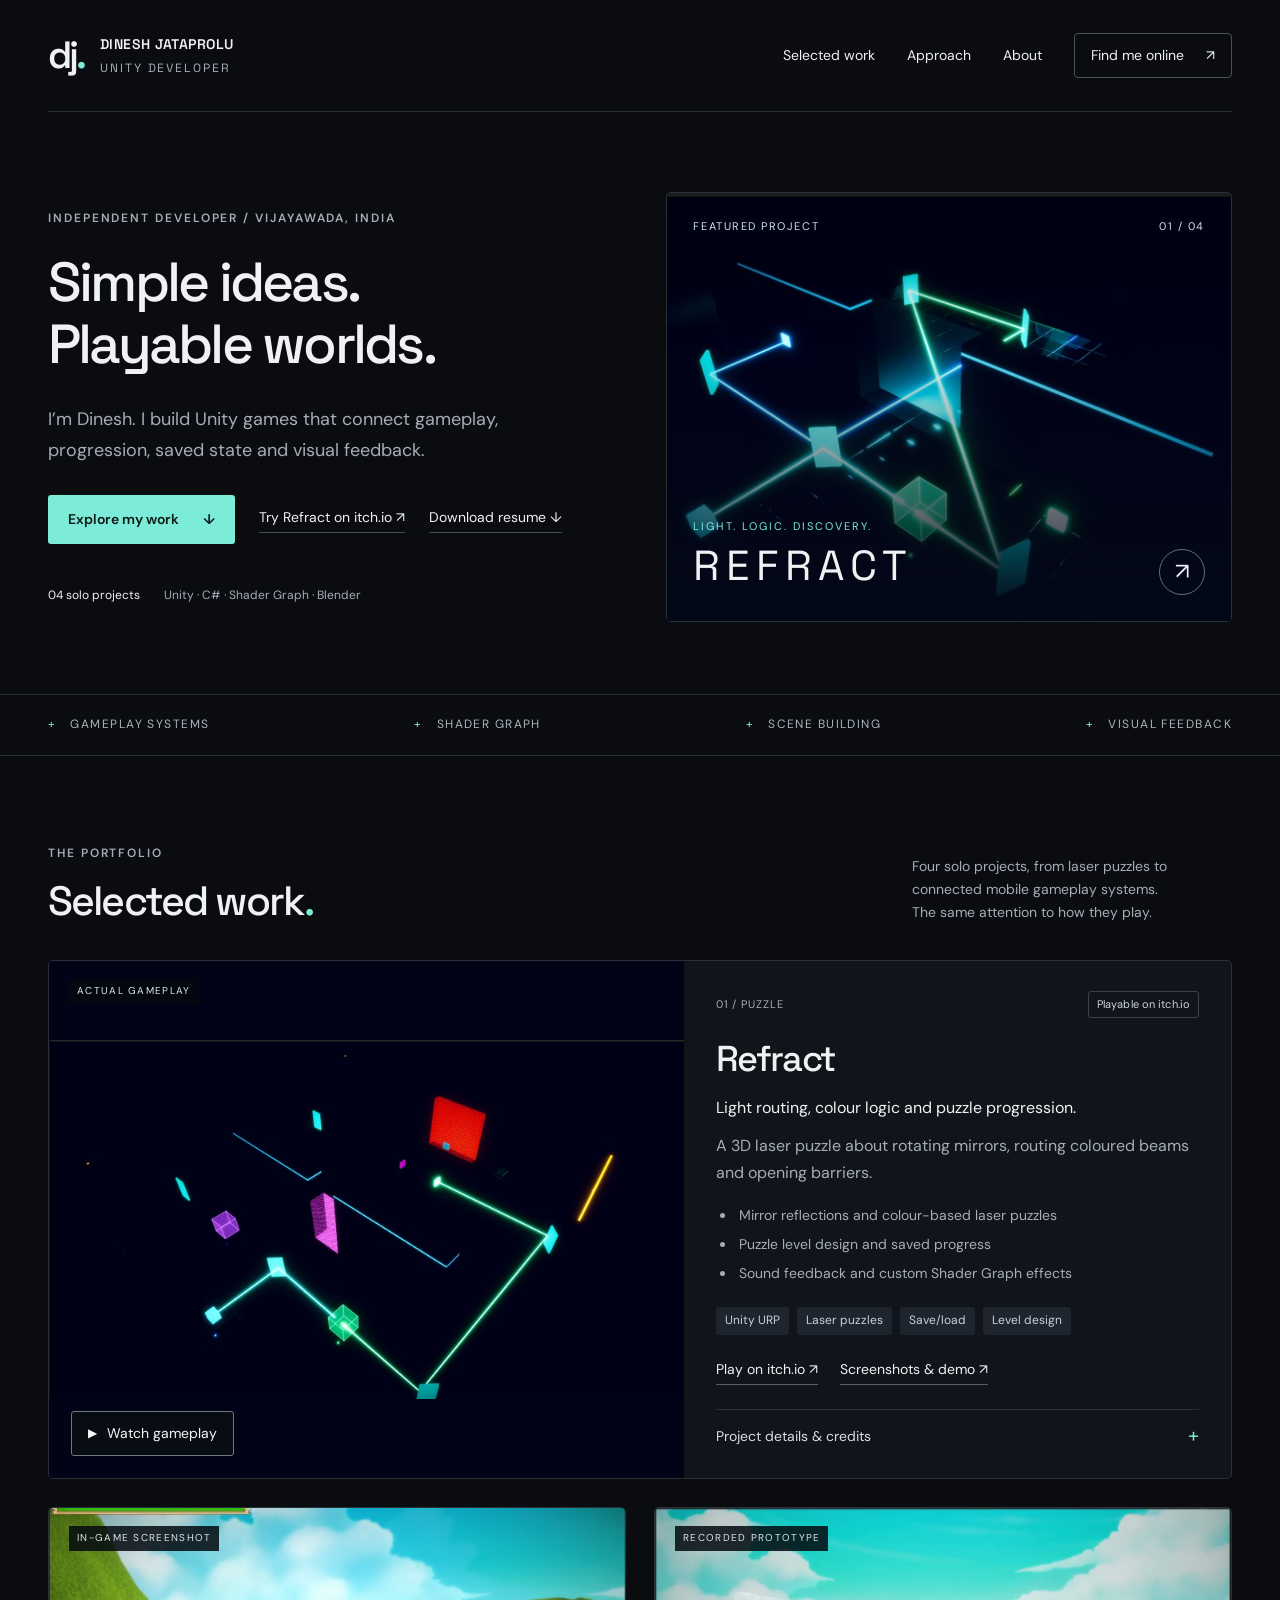
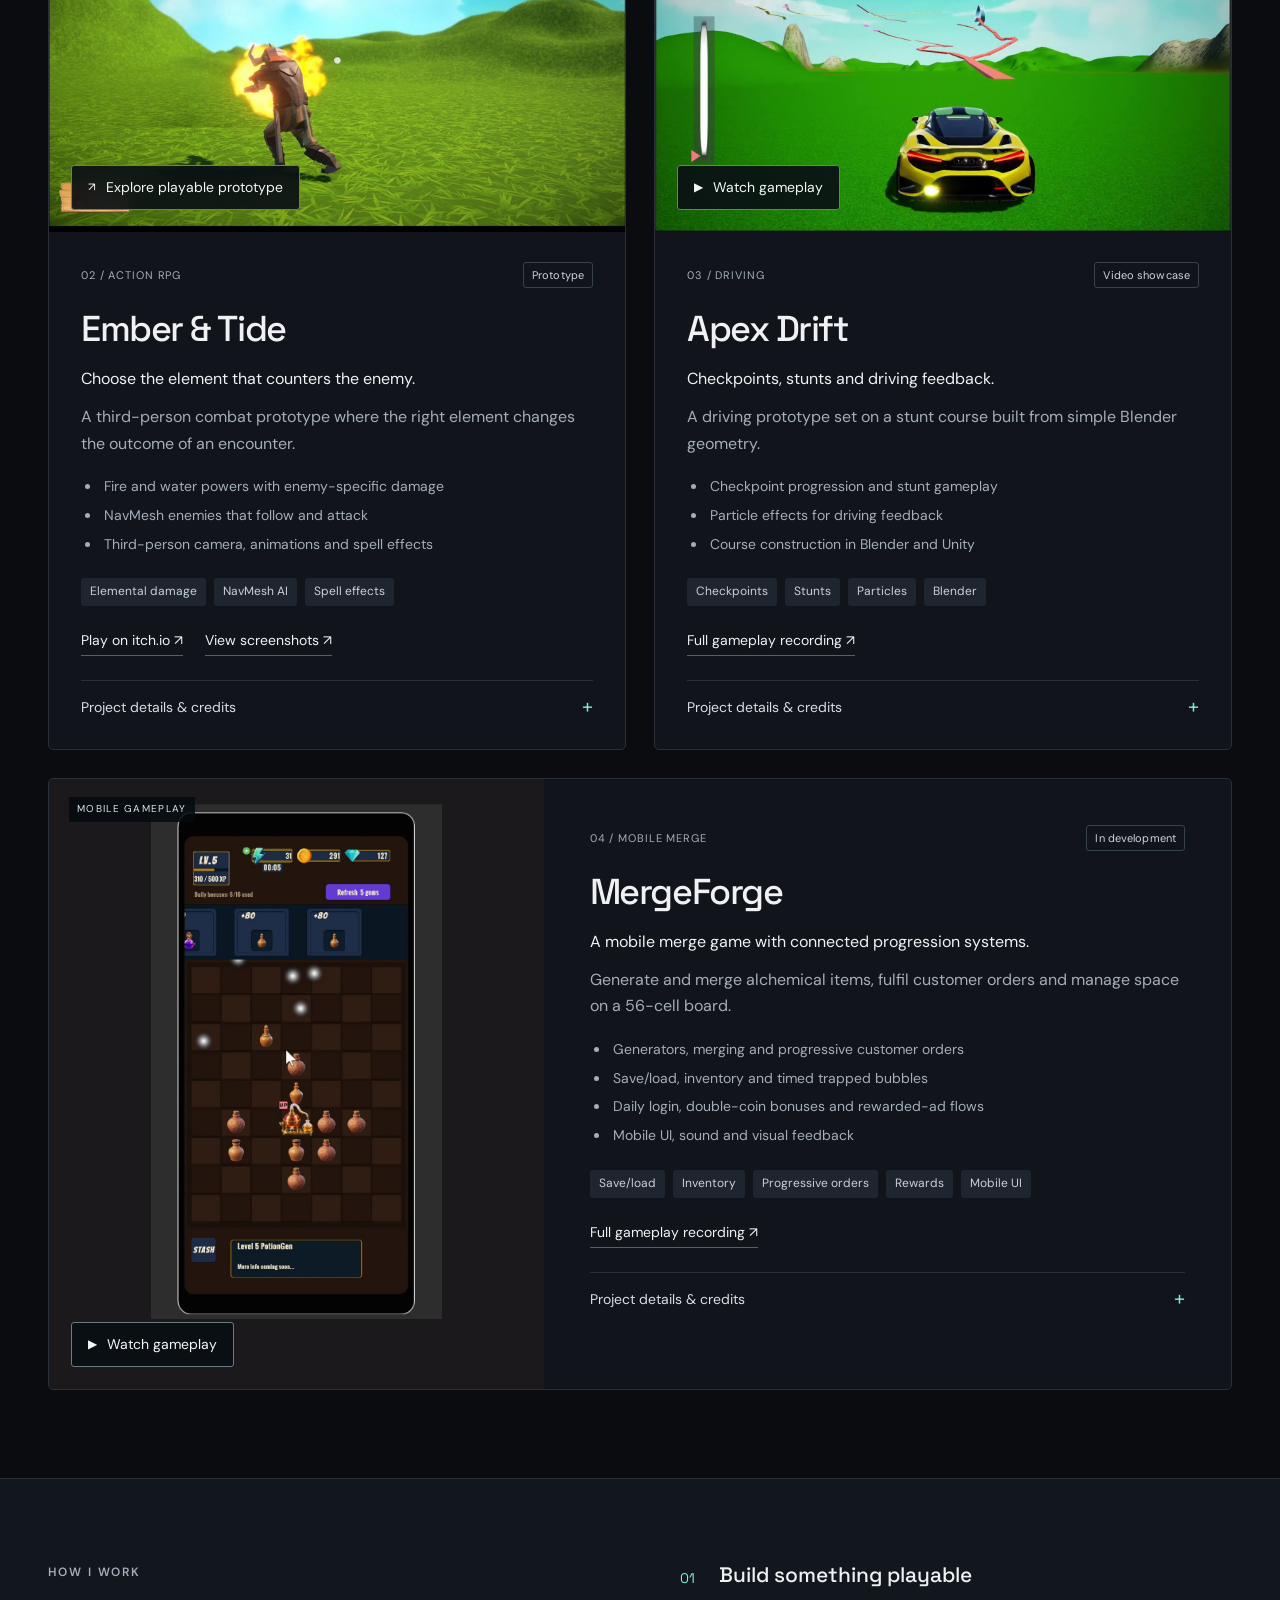
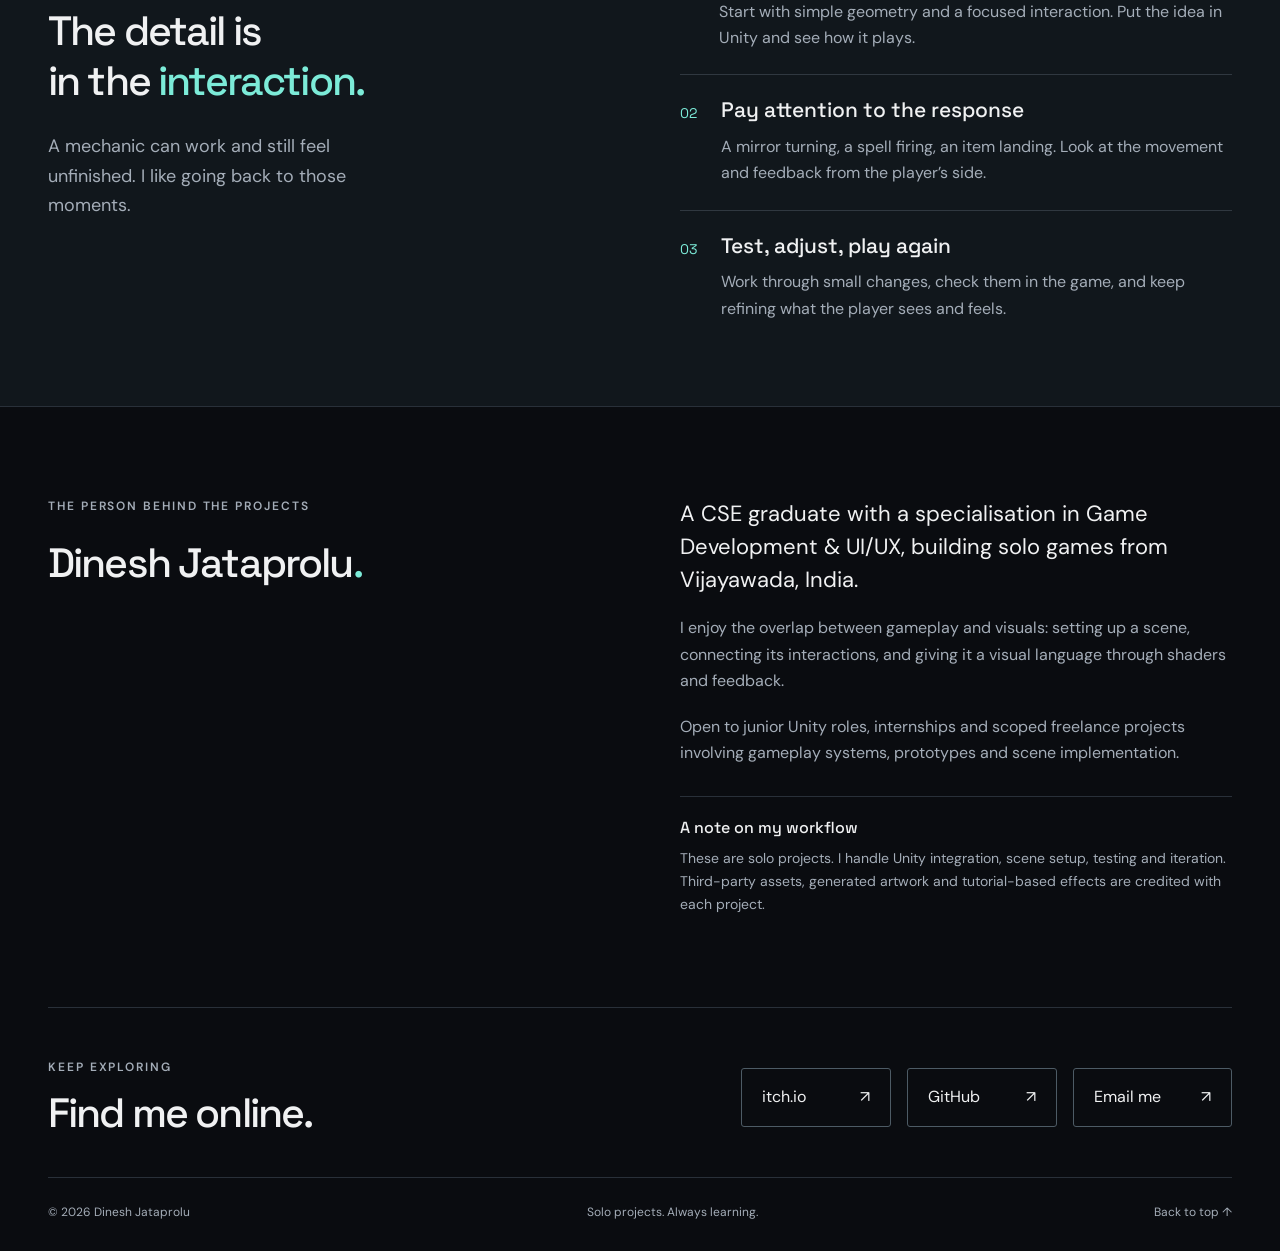
<file: index.html>
<!doctype html>
<html lang="en">
  <head>
    <meta charset="utf-8">
    <meta name="viewport" content="width=device-width,initial-scale=1">
    <title>Dinesh Jataprolu — Unity Developer</title>
    <meta name="description" content="Unity developer Dinesh Jataprolu: mobile merge systems, save/load, inventory, rewards, laser puzzles, elemental combat and driving prototypes.">
    <meta name="theme-color" content="#0a0c10">
    <link rel="icon" type="image/svg+xml" href="data:image/svg+xml,%3Csvg%20xmlns='http://www.w3.org/2000/svg'%20viewBox='0%200%2032%2032'%3E%3Crect%20width='32'%20height='32'%20rx='8'%20fill='%230a0c10'/%3E%3Cpath%20d='M7%207h7c15%200%2015%2018%200%2018H7V7zm5%205v8h2c7%200%207-8%200-8z'%20fill='%237cebd8'/%3E%3C/svg%3E">
    <link rel="stylesheet" href="style.css">
  </head>
  <body>
    <a class="skip" href="#work">Skip to projects</a>
    <header class="header wrap">
      <a class="brand" href="#top" aria-label="Dinesh Jataprolu home">
        <span class="brand-mark">dj<span>.</span>
        </span>
        <span>DINESH JATAPROLU<span class="brand-sub">UNITY DEVELOPER</span>
        </span>
      </a>
      <nav aria-label="Main navigation">
        <a href="#work">Selected work</a>
        <a href="#approach">Approach</a>
        <a href="#about">About</a>
        <a class="nav-contact" href="#connect">Find me online <span aria-hidden="true">↗</span>
        </a>
      </nav>
    </header>
    <main id="top">
      <section class="hero wrap" aria-labelledby="hero-title">
        <div class="hero-copy">
          <p class="eyebrow">INDEPENDENT DEVELOPER / VIJAYAWADA, INDIA</p>
          <h1 id="hero-title">Simple ideas.<br>
            <em>Playable worlds.</em>
          </h1>
          <p class="intro">I’m Dinesh. I build Unity games that connect gameplay, progression, saved state and visual feedback.</p>
          <div class="hero-actions">
            <a class="button primary" href="#work">Explore my work <span aria-hidden="true">↓</span>
            </a>
            <a class="text-link" href="https://dineshjataprolu.itch.io/refract" target="_blank" rel="noopener noreferrer">Try Refract on itch.io ↗</a>
          <a href="Dinesh_Jataprolu_Unity_Resume.pdf" class="text-link" download="">Download resume ↓</a>
</div>
          <div class="hero-meta">
            <span>04 solo projects</span>
            <span>Unity · C# · Shader Graph · Blender</span>
          </div>
        </div>
        <a class="hero-visual" href="#refract" aria-label="Explore Refract, my laser puzzle game">
          <img src="assets/refract-1.jpg" alt="Cyan and green lasers reflected between mirrors in Refract’s dark geometric puzzle chamber" width="794" height="447" fetchpriority="high">
          <div class="visual-top">
            <span>FEATURED PROJECT</span>
            <span>01 / 04</span>
          </div>
          <div class="visual-bottom">
            <div>
              <span>LIGHT. LOGIC. DISCOVERY.</span>
              <strong>REFRACT</strong>
            </div>
            <span class="circle-arrow" aria-hidden="true">↗</span>
          </div>
        </a>
      </section>
      <div class="discipline-strip">
        <div class="wrap">
          <span>GAMEPLAY SYSTEMS</span>
          <span>SHADER GRAPH</span>
          <span>SCENE BUILDING</span>
          <span>VISUAL FEEDBACK</span>
        </div>
      </div>
      <!-- PROJECTS: edit, reorder, or add project articles here. -->
      <section class="work wrap" id="work" aria-labelledby="work-title">
        <div class="section-heading">
          <div>
            <p class="eyebrow">THE PORTFOLIO</p>
            <h2 id="work-title">Selected work<span class="accent">.</span>
            </h2>
          </div>
          <p>Four solo projects, from laser puzzles to connected mobile gameplay systems.<br>The same attention to how they play.</p>
        </div>
        <article class="project featured" id="refract">
          <div class="project-media">
            <img src="assets/refract-2.jpg" alt="A Refract puzzle with illuminated mirrors, coloured cubes, and a red barrier" loading="lazy" width="794" height="447">
            <button class="play" data-video="refract" aria-label="Watch Refract gameplay">
              <span aria-hidden="true">▶</span> Watch gameplay</button>
            <span class="media-label">ACTUAL GAMEPLAY</span>
          </div>
          <div class="project-copy">
            <div class="project-topline">
              <span>01 / PUZZLE</span>
              <span class="status">Playable on itch.io</span>
            </div>
            <h3>Refract</h3>
            <p class="project-lead">Light routing, colour logic and puzzle progression.</p>
            <p>A 3D laser puzzle about rotating mirrors, routing coloured beams and opening barriers.</p>
            <ul class="project-features">
<li>Mirror reflections and colour-based laser puzzles</li>
<li>Puzzle level design and saved progress</li>
<li>Sound feedback and custom Shader Graph effects</li>
</ul>
<div class="tags">
              <span>Unity URP</span><span>Laser puzzles</span><span>Save/load</span><span>Level design</span>
</div>
            <div class="project-links">
              <a href="https://dineshjataprolu.itch.io/refract" target="_blank" rel="noopener noreferrer">Play on itch.io ↗</a>
              <a href="https://drive.google.com/drive/folders/1nW3t1J00ynUVR2LsIGHvsLCx0qs1qaVe" target="_blank" rel="noopener noreferrer">Screenshots &amp; demo ↗</a>
            </div>
            <details><summary>Project details &amp; credits <span aria-hidden="true">+</span></summary><p>Raycast reflections and visible beam paths connect mirrors, colour-changing interactions and barriers. Emissive, holographic and dissolve materials provide visual feedback.</p>
<p><strong>My contribution:</strong> Solo puzzle design and Unity scene assembly, gameplay integration, saving, audio setup, testing and visual iteration. Primitive geometry and custom Shader Graph materials.</p>
<p><strong>Availability:</strong> Playable build on itch.io. The public build may differ from the latest development work.</p></details>
</div>
        </article>
        <div class="project-grid">
          <article class="project" id="ember">
            <div class="project-media">
              <img src="assets/ember-0.jpg" alt="The player casting fire magic in Ember and Tide’s grassy arena" loading="lazy" width="794" height="447">
              <a class="play" href="https://dineshjataprolu.itch.io/ember-and-tide" target="_blank" rel="noopener noreferrer">
                <span aria-hidden="true">↗</span> Explore playable prototype</a>
              <span class="media-label">IN-GAME SCREENSHOT</span>
            </div>
            <div class="project-copy">
              <div class="project-topline">
                <span>02 / ACTION RPG</span>
                <span class="status">Prototype</span>
              </div>
              <h3>Ember &amp; Tide</h3>
              <p class="project-lead">Choose the element that counters the enemy.</p>
              <p>A third-person combat prototype where the right element changes the outcome of an encounter.</p>
              <ul class="project-features">
<li>Fire and water powers with enemy-specific damage</li>
<li>NavMesh enemies that follow and attack</li>
<li>Third-person camera, animations and spell effects</li>
</ul>
<div class="tags">
                <span>Elemental damage</span><span>NavMesh AI</span><span>Spell effects</span>
</div>
              <div class="project-links">
                <a href="https://dineshjataprolu.itch.io/ember-and-tide" target="_blank" rel="noopener noreferrer">Play on itch.io ↗</a>
                <a href="https://drive.google.com/drive/folders/1A9C8g5yIjRa1OAUjEEHpdKfPT2LdGbX0" target="_blank" rel="noopener noreferrer">View screenshots ↗</a>
              </div>
              <details><summary>Project details &amp; credits <span aria-hidden="true">+</span></summary><p>Water counters fire enemies, while fire counters ice enemies. Damage rules encourage switching abilities to match the encounter.</p>
<p><strong>My contribution:</strong> Solo scene assembly, elemental gameplay integration, camera and enemy setup, and playtesting.</p>
<p><strong>Assets &amp; credits:</strong> Free Unity character assets and Mixamo animations. Shader effects created using tutorials. Also developed under the working name Zero Heir.</p></details>
</div>
          </article>
          <article class="project" id="apex">
            <div class="project-media">
              <img src="assets/apex-thumb.jpg" alt="A yellow sports car facing a course of floating roads in Apex Drift" loading="lazy" width="1600" height="900">
              <button class="play" data-video="apex" aria-label="Watch Apex Drift gameplay">
                <span aria-hidden="true">▶</span> Watch gameplay</button>
              <span class="media-label">RECORDED PROTOTYPE</span>
            </div>
            <div class="project-copy">
              <div class="project-topline">
                <span>03 / DRIVING</span>
                <span class="status">Video showcase</span>
              </div>
              <h3>Apex Drift</h3>
              <p class="project-lead">Checkpoints, stunts and driving feedback.</p>
              <p>A driving prototype set on a stunt course built from simple Blender geometry.</p>
              <ul class="project-features">
<li>Checkpoint progression and stunt gameplay</li>
<li>Particle effects for driving feedback</li>
<li>Course construction in Blender and Unity</li>
</ul>
<div class="tags">
                <span>Checkpoints</span><span>Stunts</span><span>Particles</span><span>Blender</span>
</div>
              <div class="project-links">
                <a href="https://drive.google.com/file/d/1DBsnkyx3Q69L4IyShRdQ7z9qbZMJA-0Y/view" target="_blank" rel="noopener noreferrer">Full gameplay recording ↗</a>
              </div>
              <details><summary>Project details &amp; credits <span aria-hidden="true">+</span></summary><p><strong>My contribution:</strong> Solo Unity assembly, gameplay integration, course construction and visual feedback.</p>
<p><strong>Assets &amp; availability:</strong> Car model from the Unity Asset Store; remaining scene geometry made from basic shapes in Blender. Presented through archived gameplay footage; no playable build is offered.</p></details>
</div>
          </article>
        </div>
        <article class="project merge" id="merge">
          <div class="project-media merge-media">
            <img src="assets/merge-thumb.jpg" alt="Portrait gameplay view of the MergeForge mobile merge board and item interface" loading="lazy" width="732" height="1298">
            <button class="play" data-video="merge" aria-label="Watch MergeForge gameplay">
              <span aria-hidden="true">▶</span> Watch gameplay</button>
            <span class="media-label">MOBILE GAMEPLAY</span>
          </div>
          <div class="project-copy">
            <div class="project-topline">
              <span>04 / MOBILE MERGE</span>
              <span class="status">In development</span>
            </div>
            <h3>MergeForge</h3>
            <p class="project-lead">A mobile merge game with connected progression systems.</p>
            <p>Generate and merge alchemical items, fulfil customer orders and manage space on a 56-cell board.</p>
            <ul class="project-features">
<li>Generators, merging and progressive customer orders</li>
<li>Save/load, inventory and timed trapped bubbles</li>
<li>Daily login, double-coin bonuses and rewarded-ad flows</li>
<li>Mobile UI, sound and visual feedback</li>
</ul>
<div class="tags">
              <span>Save/load</span><span>Inventory</span><span>Progressive orders</span><span>Rewards</span><span>Mobile UI</span>
</div>
            <div class="project-links">
              <a href="https://drive.google.com/file/d/1PuOTl1_PIb_9zViBYrqU6fIcM0OLgvWb/view" target="_blank" rel="noopener noreferrer">Full gameplay recording ↗</a>
            </div>
            <details><summary>Project details &amp; credits <span aria-hidden="true">+</span></summary><p><strong>Production &amp; merging:</strong> Five generator tiers, 12 normal merge levels, five rare levels, energy, cooldowns and upgrades.</p>
<p><strong>Save/load &amp; inventory:</strong> Persisted board state, stash slots, orders, currencies, progression and timers; permanent and temporary inventory unlocks.</p>
<p><strong>Orders &amp; progression:</strong> Single- and multi-item orders, matching feedback, XP and levels. New ordinary Potion orders use production effort and the generators currently on the board.</p>
<p><strong>Daily &amp; idle rewards:</strong> Daily login/streak rewards, offline rewards and double-coin reward flows.</p>
<p><strong>Trapped bubbles:</strong> Timed bonus items with claim/expiry behaviour and safeguards against using unclaimed items.</p>
<p><strong>UI, sound &amp; effects:</strong> Portrait HUD, item and upgrade panels, order animations, audio events, merge particles and drag feedback.</p>
<p><strong>Ad integration status:</strong> Eight game-side rewarded placements cover cooldown skips, order reward doubling, bubble claims, idle coin doubling, energy refills, order refreshes, stash unlocks and streak doubling. Daily caps and mock/test paths are implemented; live ad SDK validation is pending.</p>
<p><strong>Orders based on production effort:</strong> Integrated and validated an expected-taps evaluator across five generator tiers and 12 target levels. Quick, Standard and Grand profiles guide new ordinary orders; held requirements and rewards retain stable identities across reloads. Special multi-item orders use a separate existing generation path.</p>
<p><strong>Reliability &amp; testing:</strong> Worked on stateful object pooling, slot reservations, safe save restoration and stale-callback guards. A rapid-drag bug was traced to Rigidbody interpolation restoring an old pose; the fix was checked on PC, a physical Android APK and Unity Remote.</p>
<p><strong>My contribution &amp; credits:</strong> Solo game direction, Unity integration, prefab and ScriptableObject configuration, interface assembly, testing and iteration. Visuals combine AI-generated artwork with basic sprites and my own setup.</p>
<p><strong>Development status: </strong>In development; also known internally as Merge Shop. The video shows an earlier build and may not show all current features.</p></details>
</div>
        </article>
      </section>
      <!-- APPROACH: your development process. -->
      <section class="approach" id="approach">
        <div class="wrap approach-layout">
          <div>
            <p class="eyebrow">HOW I WORK</p>
            <h2>The detail is<br>in the <em>interaction.</em>
            </h2>
            <p class="approach-intro">A mechanic can work and still feel unfinished. I like going back to those moments.</p>
          </div>
          <div class="approach-items">
            <div>
              <span class="step">01</span>
              <div>
                <h3>Build something playable</h3>
                <p>Start with simple geometry and a focused interaction. Put the idea in Unity and see how it plays.</p>
              </div>
            </div>
            <div>
              <span class="step">02</span>
              <div>
                <h3>Pay attention to the response</h3>
                <p>A mirror turning, a spell firing, an item landing. Look at the movement and feedback from the player’s side.</p>
              </div>
            </div>
            <div>
              <span class="step">03</span>
              <div>
                <h3>Test, adjust, play again</h3>
                <p>Work through small changes, check them in the game, and keep refining what the player sees and feels.</p>
              </div>
            </div>
          </div>
        </div>
      </section>
      <!-- ABOUT: biography and workflow disclosure. -->
      <section class="about wrap" id="about">
        <div>
          <p class="eyebrow">THE PERSON BEHIND THE PROJECTS</p>
          <h2>Dinesh Jataprolu<span class="accent">.</span>
          </h2>
        </div>
        <div>
          <p class="about-lead">A CSE graduate with a specialisation in Game Development &amp; UI/UX, building solo games from Vijayawada, India.</p>
          <p>I enjoy the overlap between gameplay and visuals: setting up a scene, connecting its interactions, and giving it a visual language through shaders and feedback.</p>
          <p>Open to junior Unity roles, internships and scoped freelance projects involving gameplay systems, prototypes and scene implementation.</p>
          <div class="workflow-note">
            <h3>A note on my workflow</h3>
            <p>These are solo projects. I handle Unity integration, scene setup, testing and iteration. Third-party assets, generated artwork and tutorial-based effects are credited with each project.</p>
          </div>
        </div>
      </section>
      <!-- CONTACT: add your public email link inside footer-links. -->
      <footer class="wrap" id="connect">
        <div>
          <p class="eyebrow">KEEP EXPLORING</p>
          <h2>Find me online.</h2>
        </div>
        <div class="footer-links">
          <a href="https://dineshjataprolu.itch.io" target="_blank" rel="noopener noreferrer">itch.io <span aria-hidden="true">↗</span>
          </a>
          <a href="https://github.com/Dinesh31747" target="_blank" rel="noopener noreferrer">GitHub <span aria-hidden="true">↗</span>
          </a>
          <a href="mailto:jataproludinesh9@gmail.com"> Email me <span aria-hidden="true">↗</span>
</a>
        </div>
        <div class="footer-bottom">
          <span>© 2026 Dinesh Jataprolu</span>
          <span>Solo projects. Always learning.</span>
          <a href="#top">Back to top ↑</a>
        </div>
      </footer>
    </main>
    <dialog id="video-dialog" aria-labelledby="video-title">
      <div class="dialog-heading">
        <h2 id="video-title">Gameplay</h2>
        <button class="close" aria-label="Close video">✕</button>
      </div>
      <div id="video-container"></div>
      <p class="video-help">
        <a id="full-video" href="#" target="_blank" rel="noopener noreferrer">Open the full recording in Google Drive ↗</a>
      </p>
    </dialog>
    <script src="app.js"></script>
  </body>
</html>
</file>
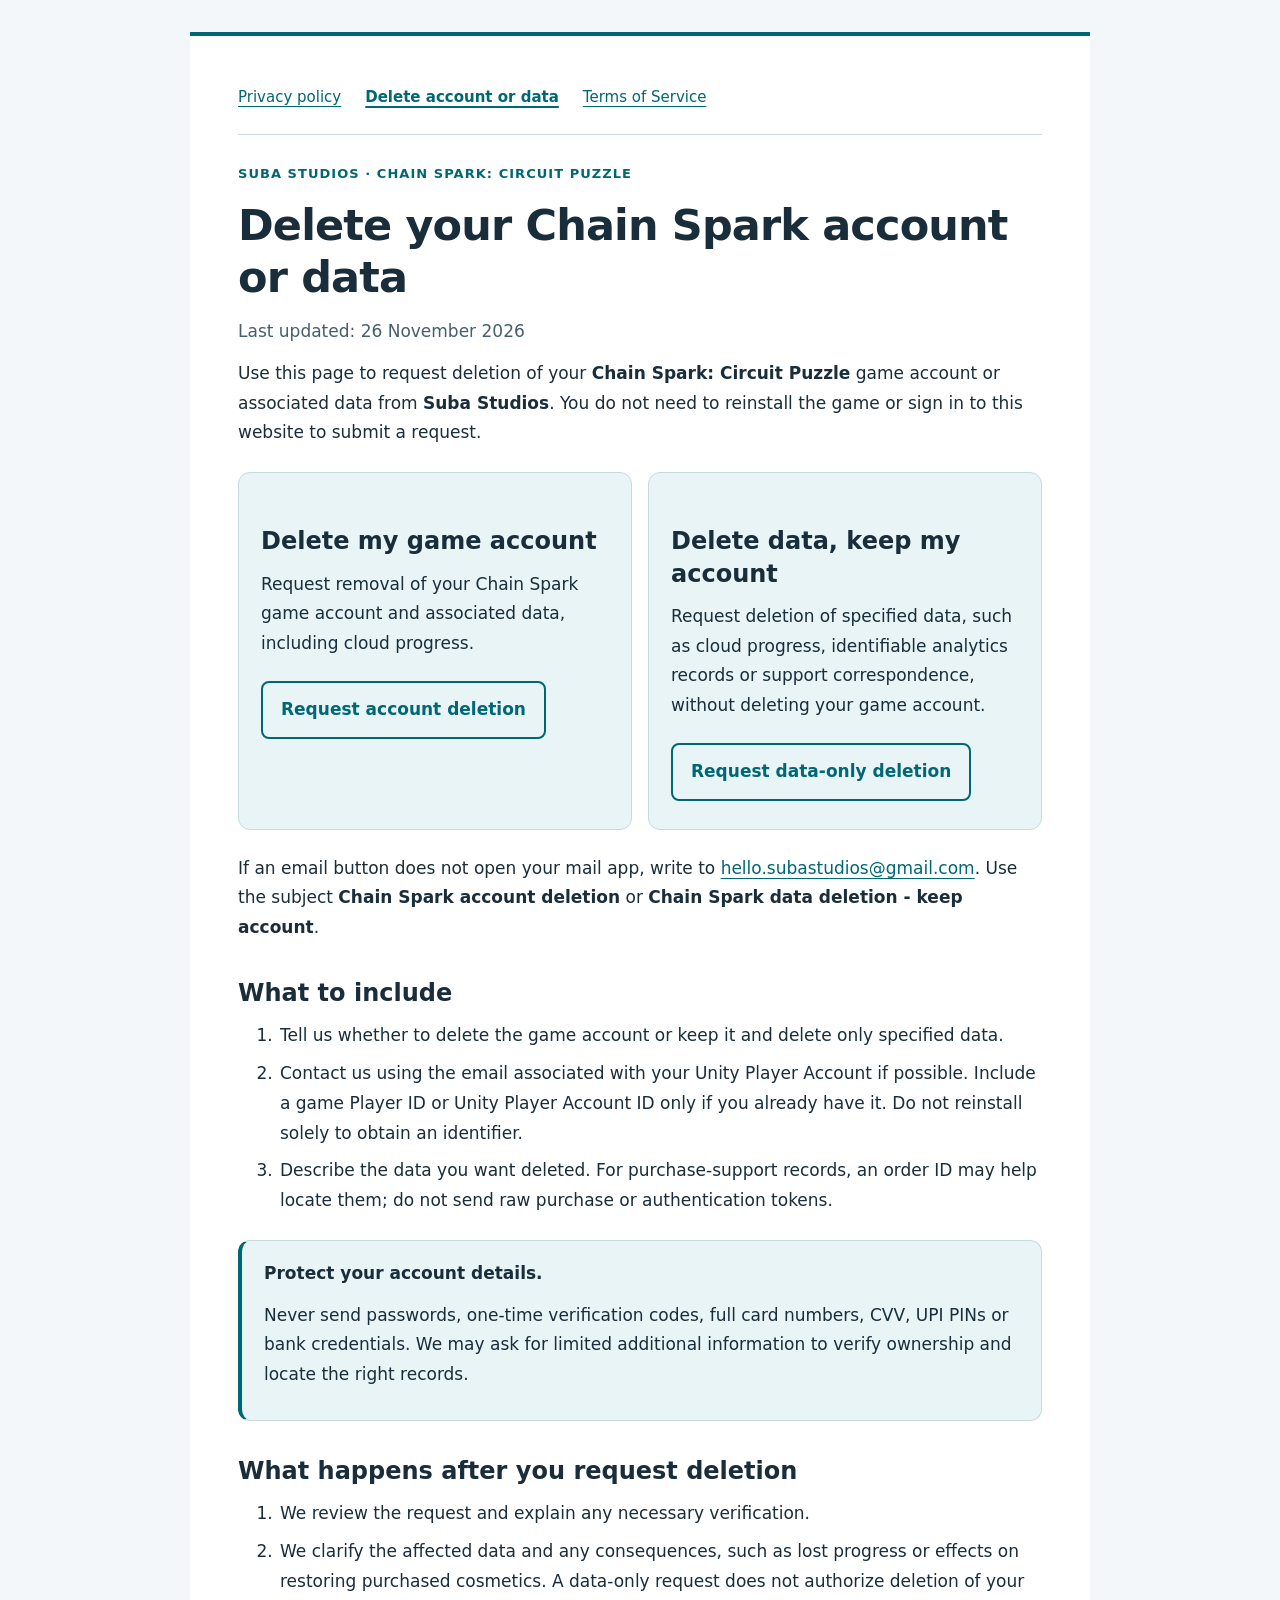
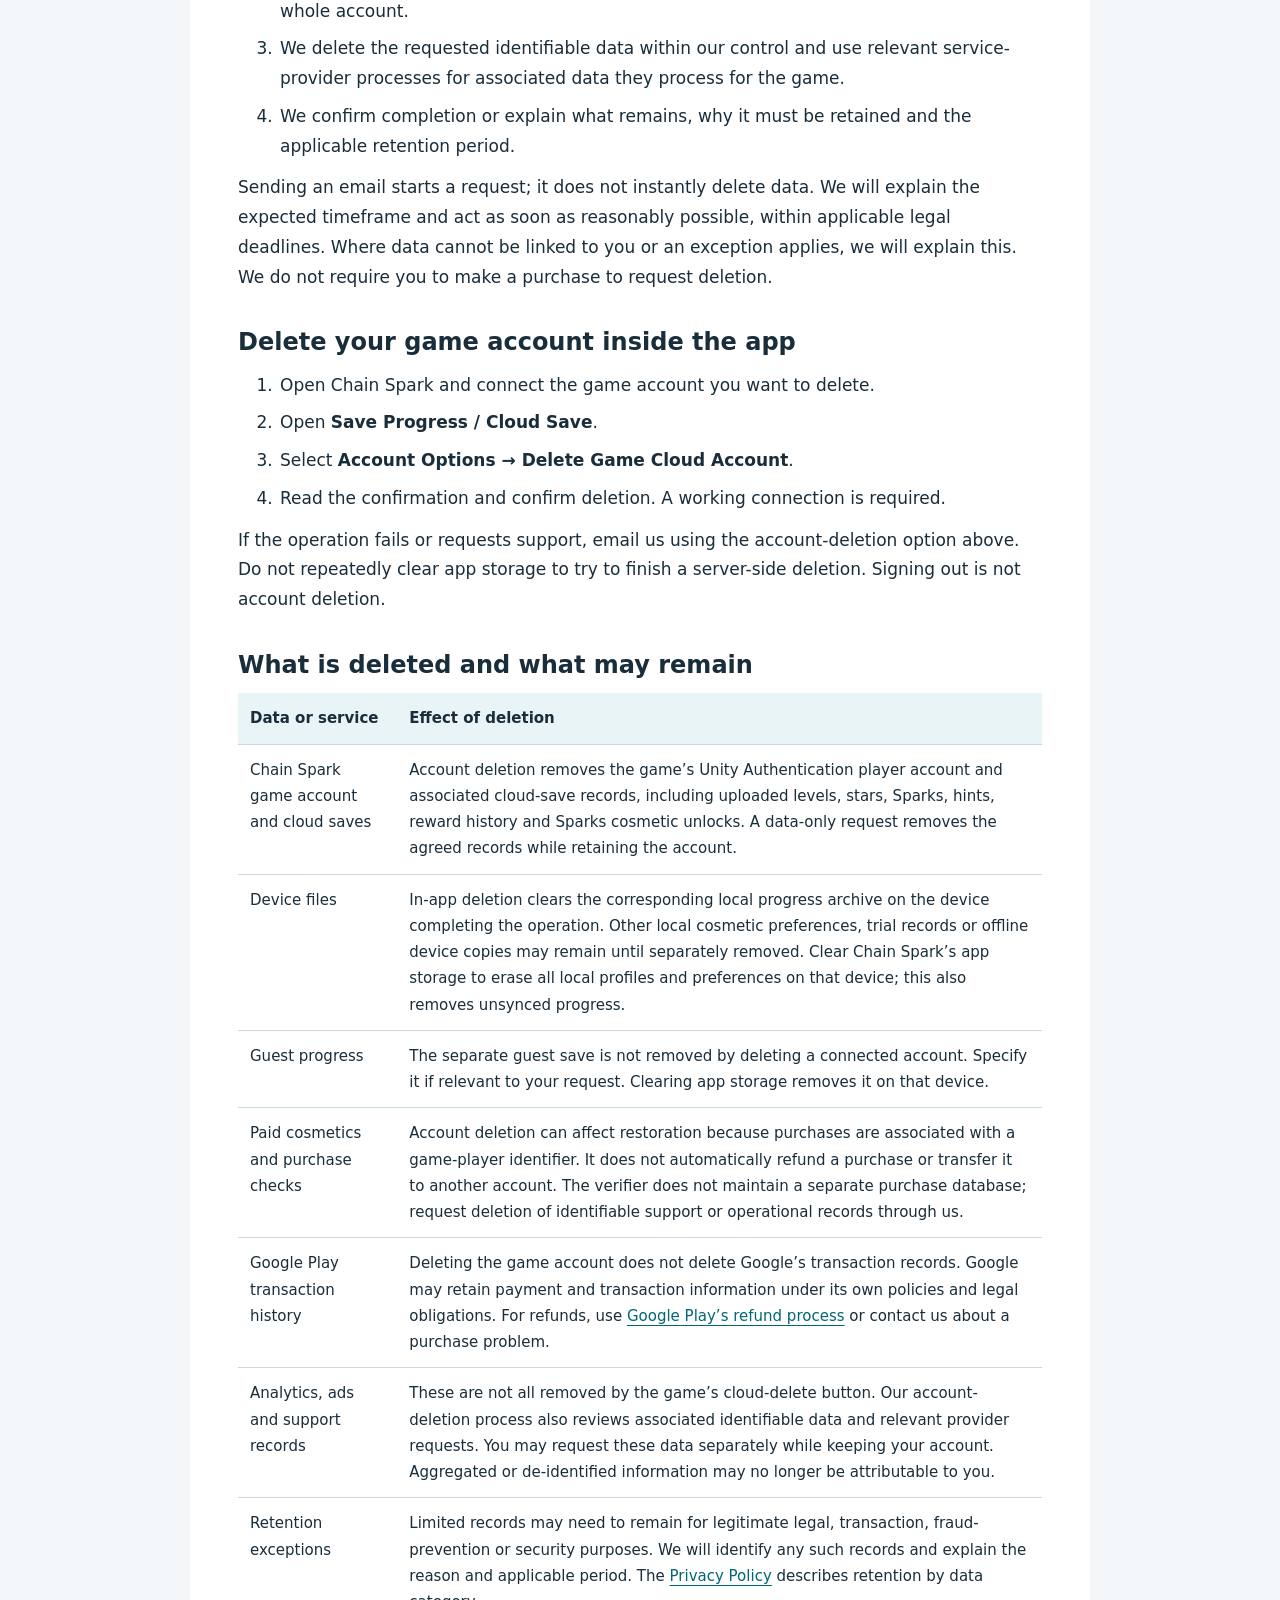
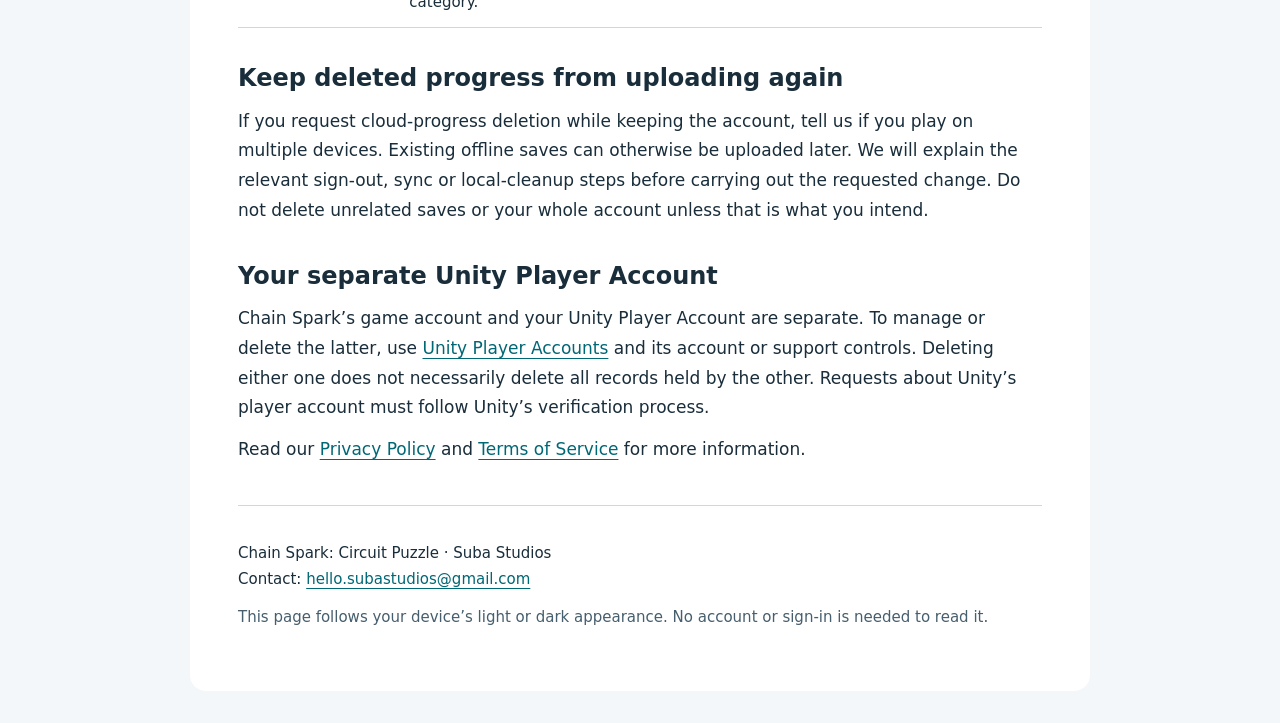
<file: chainspark-delete-account.html>
<!doctype html>
<html lang="en">
  <head>
    <meta charset="utf-8" />
    <meta name="viewport" content="width=device-width,initial-scale=1" />
    <meta name="color-scheme" content="light dark" />
    <title>Delete your Chain Spark account or data | Suba Studios</title>
    <meta
      name="description"
      content="Request Chain Spark account deletion or delete specific data while keeping your game account. No app installation required."
    />
    <style>
      :root {
        color-scheme: light dark;
        --bg: #f3f7f9;
        --surface: #fff;
        --text: #192d3a;
        --muted: #465e6d;
        --accent: #006775;
        --line: #c9d9e0;
        --soft: #e8f4f5;
        --focus: #795000;
      }
      @media (prefers-color-scheme: dark) {
        :root {
          --bg: #070e19;
          --surface: #101d2b;
          --text: #edf3f8;
          --muted: #b7cbd9;
          --accent: #79e3ea;
          --line: #375263;
          --soft: #142f3c;
          --focus: #f7ce85;
        }
      }
      * {
        box-sizing: border-box;
      }
      html {
        scroll-padding-top: 24px;
      }
      body {
        margin: 0;
        background: var(--bg);
        color: var(--text);
        font:
          17px/1.75 system-ui,
          -apple-system,
          BlinkMacSystemFont,
          "Segoe UI",
          sans-serif;
      }
      main {
        max-width: 900px;
        margin: 32px auto;
        padding: clamp(22px, 5vw, 48px);
        background: var(--surface);
        border-top: 4px solid var(--accent);
        border-radius: 0 0 16px 16px;
      }
      nav {
        display: flex;
        flex-wrap: wrap;
        gap: 12px 24px;
        padding-bottom: 24px;
        border-bottom: 1px solid var(--line);
        font-size: 15px;
      }
      nav a[aria-current="page"] {
        font-weight: 750;
        text-decoration-thickness: 2px;
      }
      .eyebrow {
        color: var(--accent);
        font-size: 13px;
        font-weight: 750;
        letter-spacing: 0.08em;
        margin-top: 28px;
      }
      h1 {
        font-size: clamp(29px, 6vw, 43px);
        line-height: 1.2;
        letter-spacing: -0.02em;
        margin: 14px 0;
      }
      h2 {
        font-size: 24px;
        line-height: 1.35;
        margin: 34px 0 12px;
      }
      h3 {
        font-size: 19px;
        line-height: 1.4;
        margin: 20px 0 8px;
      }
      p,
      ul,
      ol {
        margin: 12px 0;
      }
      li {
        padding-left: 2px;
        margin: 8px 0;
      }
      a {
        color: var(--accent);
        text-underline-offset: 4px;
        overflow-wrap: anywhere;
      }
      a:focus-visible {
        outline: 3px solid var(--focus);
        outline-offset: 4px;
      }
      .muted {
        color: var(--muted);
      }
      .callout,
      .card {
        padding: 18px 22px;
        background: var(--soft);
        border: 1px solid var(--line);
        border-radius: 12px;
      }
      .callout {
        border-left: 4px solid var(--accent);
        margin: 24px 0;
      }
      .grid {
        display: grid;
        grid-template-columns: repeat(auto-fit, minmax(min(100%, 290px), 1fr));
        gap: 16px;
        margin: 24px 0;
      }
      .button {
        display: inline-block;
        padding: 12px 18px;
        min-height: 48px;
        border: 2px solid var(--accent);
        border-radius: 8px;
        font-weight: 700;
        margin: 10px 0;
        text-decoration: none;
      }
      .button:hover {
        text-decoration: underline;
      }
      .table-wrap {
        overflow-x: auto;
      }
      table {
        width: 100%;
        border-collapse: collapse;
        font-size: 15px;
      }
      th,
      td {
        text-align: left;
        vertical-align: top;
        padding: 12px;
        border-bottom: 1px solid var(--line);
      }
      th {
        background: var(--soft);
      }
      footer {
        margin-top: 40px;
        border-top: 1px solid var(--line);
        padding-top: 22px;
        font-size: 15px;
      }
      .skip {
        position: absolute;
        left: 12px;
        top: -100px;
        background: var(--surface);
        padding: 12px;
      }
      .skip:focus {
        top: 12px;
      }
      @media (max-width: 900px) {
        main {
          margin: 0;
          border-radius: 0;
        }
      }
      @media print {
        body,
        main {
          background: white;
          color: black;
        }
        main {
          margin: 0;
          max-width: none;
          padding: 0;
          border: 0;
        }
        .button {
          border: 1px solid black;
        }
        a {
          color: black;
        }
        nav,
        .skip {
          display: none;
        }
      }
    </style>
  </head>
  <body>
    <a class="skip" href="#content">Skip to content</a>
    <main id="content">
      <nav aria-label="Policy pages">
        <a href="chainspark-privacy.html">Privacy policy</a
        ><a href="chainspark-delete-account.html" aria-current="page"
          >Delete account or data</a
        ><a href="chainspark-terms.html">Terms of Service</a>
      </nav>
      <header>
        <p class="eyebrow">SUBA STUDIOS · CHAIN SPARK: CIRCUIT PUZZLE</p>
        <h1>Delete your Chain Spark account or data</h1>
        <p class="muted">Last updated: 26 November 2026</p>
      </header>
      <p>
        Use this page to request deletion of your
        <strong>Chain Spark: Circuit Puzzle</strong> game account or associated
        data from <strong>Suba Studios</strong>. You do not need to reinstall
        the game or sign in to this website to submit a request.
      </p>
      <div class="grid">
        <section class="card" aria-labelledby="account">
          <h2 id="account">Delete my game account</h2>
          <p>
            Request removal of your Chain Spark game account and associated
            data, including cloud progress.
          </p>
          <a
            class="button"
            href="mailto:hello.subastudios@gmail.com?subject=Chain+Spark+account+deletion&amp;body=Hello+Suba+Studios%2C%0A%0APlease+delete+my+Chain+Spark+game+account+and+associated+data.%0AAccount+email%3A%0APlayer+ID+%28only+if+already+available%29%3A%0AOther+relevant+details%3A%0A%0APlease+explain+verification%2C+the+expected+timeframe+and+any+retention+exceptions.%0A"
            >Request account deletion</a
          >
        </section>
        <section class="card" aria-labelledby="data">
          <h2 id="data">Delete data, keep my account</h2>
          <p>
            Request deletion of specified data, such as cloud progress,
            identifiable analytics records or support correspondence, without
            deleting your game account.
          </p>
          <a
            class="button"
            href="mailto:hello.subastudios@gmail.com?subject=Chain+Spark+data+deletion+-+keep+account&amp;body=Hello+Suba+Studios%2C%0A%0APlease+keep+my+Chain+Spark+game+account.+I+request+deletion+of+these+specific+data%3A%0A%5BDescribe+cloud+progress%2C+analytics%2C+support+correspondence+or+other+data.%5D%0AAccount+email%3A%0APlayer+ID+%28only+if+already+available%29%3A%0A%0APlease+explain+the+effects%2C+verification%2C+expected+timeframe+and+any+retention+exceptions+before+deleting+data.%0A"
            >Request data-only deletion</a
          >
        </section>
      </div>
      <p>
        If an email button does not open your mail app, write to
        <a href="mailto:hello.subastudios@gmail.com"
          >hello.subastudios@gmail.com</a
        >. Use the subject <strong>Chain Spark account deletion</strong> or
        <strong>Chain Spark data deletion - keep account</strong>.
      </p>
      <h2>What to include</h2>
      <ol>
        <li>
          Tell us whether to delete the game account or keep it and delete only
          specified data.
        </li>
        <li>
          Contact us using the email associated with your Unity Player Account
          if possible. Include a game Player ID or Unity Player Account ID only
          if you already have it. Do not reinstall solely to obtain an
          identifier.
        </li>
        <li>
          Describe the data you want deleted. For purchase-support records, an
          order ID may help locate them; do not send raw purchase or
          authentication tokens.
        </li>
      </ol>
      <div class="callout">
        <strong>Protect your account details.</strong>
        <p>
          Never send passwords, one-time verification codes, full card numbers,
          CVV, UPI PINs or bank credentials. We may ask for limited additional
          information to verify ownership and locate the right records.
        </p>
      </div>
      <h2>What happens after you request deletion</h2>
      <ol>
        <li>We review the request and explain any necessary verification.</li>
        <li>
          We clarify the affected data and any consequences, such as lost
          progress or effects on restoring purchased cosmetics. A data-only
          request does not authorize deletion of your whole account.
        </li>
        <li>
          We delete the requested identifiable data within our control and use
          relevant service-provider processes for associated data they process
          for the game.
        </li>
        <li>
          We confirm completion or explain what remains, why it must be retained
          and the applicable retention period.
        </li>
      </ol>
      <p>
        Sending an email starts a request; it does not instantly delete data. We
        will explain the expected timeframe and act as soon as reasonably
        possible, within applicable legal deadlines. Where data cannot be linked
        to you or an exception applies, we will explain this. We do not require
        you to make a purchase to request deletion.
      </p>
      <h2>Delete your game account inside the app</h2>
      <ol>
        <li>
          Open Chain Spark and connect the game account you want to delete.
        </li>
        <li>Open <strong>Save Progress / Cloud Save</strong>.</li>
        <li>
          Select <strong>Account Options → Delete Game Cloud Account</strong>.
        </li>
        <li>
          Read the confirmation and confirm deletion. A working connection is
          required.
        </li>
      </ol>
      <p>
        If the operation fails or requests support, email us using the
        account-deletion option above. Do not repeatedly clear app storage to
        try to finish a server-side deletion. Signing out is not account
        deletion.
      </p>
      <h2>What is deleted and what may remain</h2>
      <div class="table-wrap">
        <table>
          <thead>
            <tr>
              <th scope="col">Data or service</th>
              <th scope="col">Effect of deletion</th>
            </tr>
          </thead>
          <tbody>
            <tr>
              <td>Chain Spark game account and cloud saves</td>
              <td>
                Account deletion removes the game’s Unity Authentication player
                account and associated cloud-save records, including uploaded
                levels, stars, Sparks, hints, reward history and Sparks cosmetic
                unlocks. A data-only request removes the agreed records while
                retaining the account.
              </td>
            </tr>
            <tr>
              <td>Device files</td>
              <td>
                In-app deletion clears the corresponding local progress archive
                on the device completing the operation. Other local cosmetic
                preferences, trial records or offline device copies may remain
                until separately removed. Clear Chain Spark’s app storage to
                erase all local profiles and preferences on that device; this
                also removes unsynced progress.
              </td>
            </tr>
            <tr>
              <td>Guest progress</td>
              <td>
                The separate guest save is not removed by deleting a connected
                account. Specify it if relevant to your request. Clearing app
                storage removes it on that device.
              </td>
            </tr>
            <tr>
              <td>Paid cosmetics and purchase checks</td>
              <td>
                Account deletion can affect restoration because purchases are
                associated with a game-player identifier. It does not
                automatically refund a purchase or transfer it to another
                account. The verifier does not maintain a separate purchase
                database; request deletion of identifiable support or
                operational records through us.
              </td>
            </tr>
            <tr>
              <td>Google Play transaction history</td>
              <td>
                Deleting the game account does not delete Google’s transaction
                records. Google may retain payment and transaction information
                under its own policies and legal obligations. For refunds, use
                <a href="https://support.google.com/googleplay/answer/2479637"
                  >Google Play’s refund process</a
                >
                or contact us about a purchase problem.
              </td>
            </tr>
            <tr>
              <td>Analytics, ads and support records</td>
              <td>
                These are not all removed by the game’s cloud-delete button. Our
                account-deletion process also reviews associated identifiable
                data and relevant provider requests. You may request these data
                separately while keeping your account. Aggregated or
                de-identified information may no longer be attributable to you.
              </td>
            </tr>
            <tr>
              <td>Retention exceptions</td>
              <td>
                Limited records may need to remain for legitimate legal,
                transaction, fraud-prevention or security purposes. We will
                identify any such records and explain the reason and applicable
                period. The
                <a href="chainspark-privacy.html#content">Privacy Policy</a>
                describes retention by data category.
              </td>
            </tr>
          </tbody>
        </table>
      </div>
      <h2>Keep deleted progress from uploading again</h2>
      <p>
        If you request cloud-progress deletion while keeping the account, tell
        us if you play on multiple devices. Existing offline saves can otherwise
        be uploaded later. We will explain the relevant sign-out, sync or
        local-cleanup steps before carrying out the requested change. Do not
        delete unrelated saves or your whole account unless that is what you
        intend.
      </p>
      <h2>Your separate Unity Player Account</h2>
      <p>
        Chain Spark’s game account and your Unity Player Account are separate.
        To manage or delete the latter, use
        <a href="https://player-account.unity.com/">Unity Player Accounts</a>
        and its account or support controls. Deleting either one does not
        necessarily delete all records held by the other. Requests about Unity’s
        player account must follow Unity’s verification process.
      </p>
      <p>
        Read our <a href="chainspark-privacy.html">Privacy Policy</a> and
        <a href="chainspark-terms.html">Terms of Service</a> for more
        information.
      </p>
      <footer>
        <p>
          Chain Spark: Circuit Puzzle · Suba Studios<br />Contact:
          <a href="mailto:hello.subastudios@gmail.com"
            >hello.subastudios@gmail.com</a
          >
        </p>
        <p class="muted">
          This page follows your device’s light or dark appearance. No account
          or sign-in is needed to read it.
        </p>
      </footer>
    </main>
  </body>
</html>
</file>
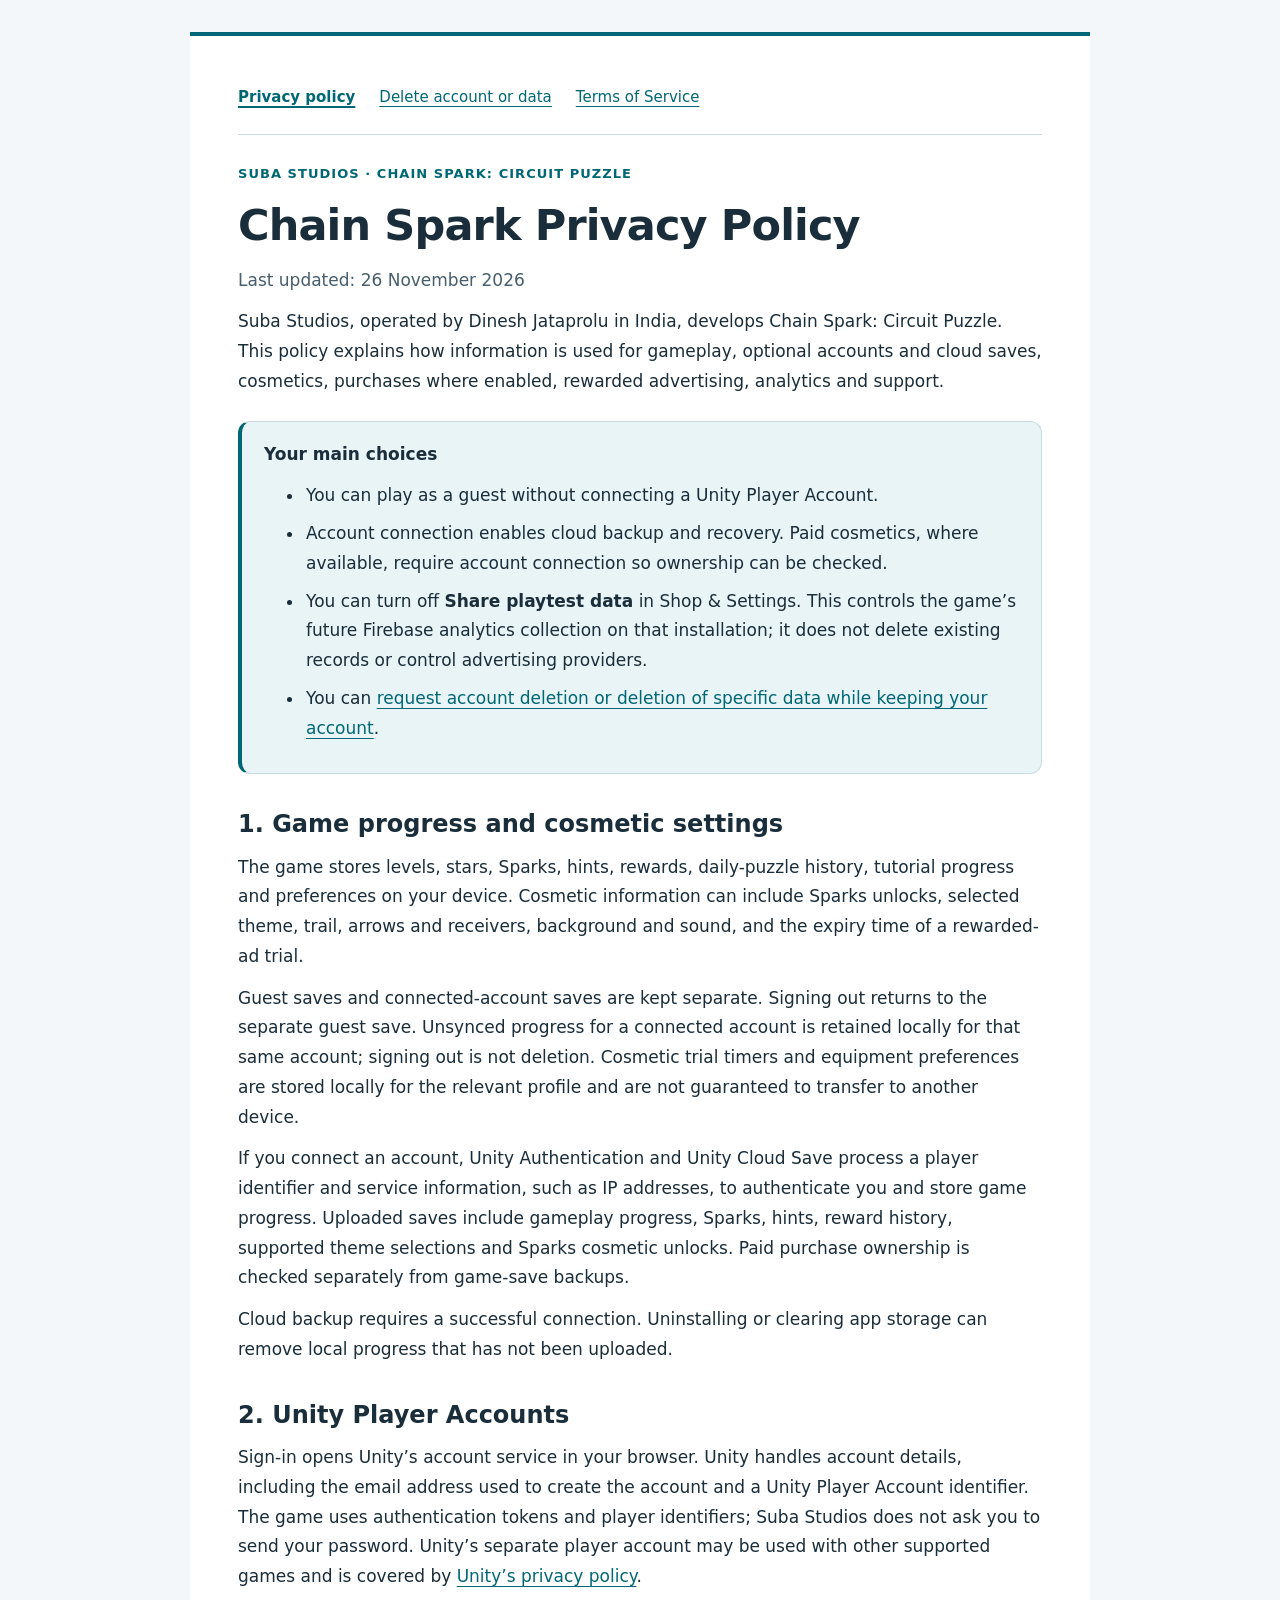
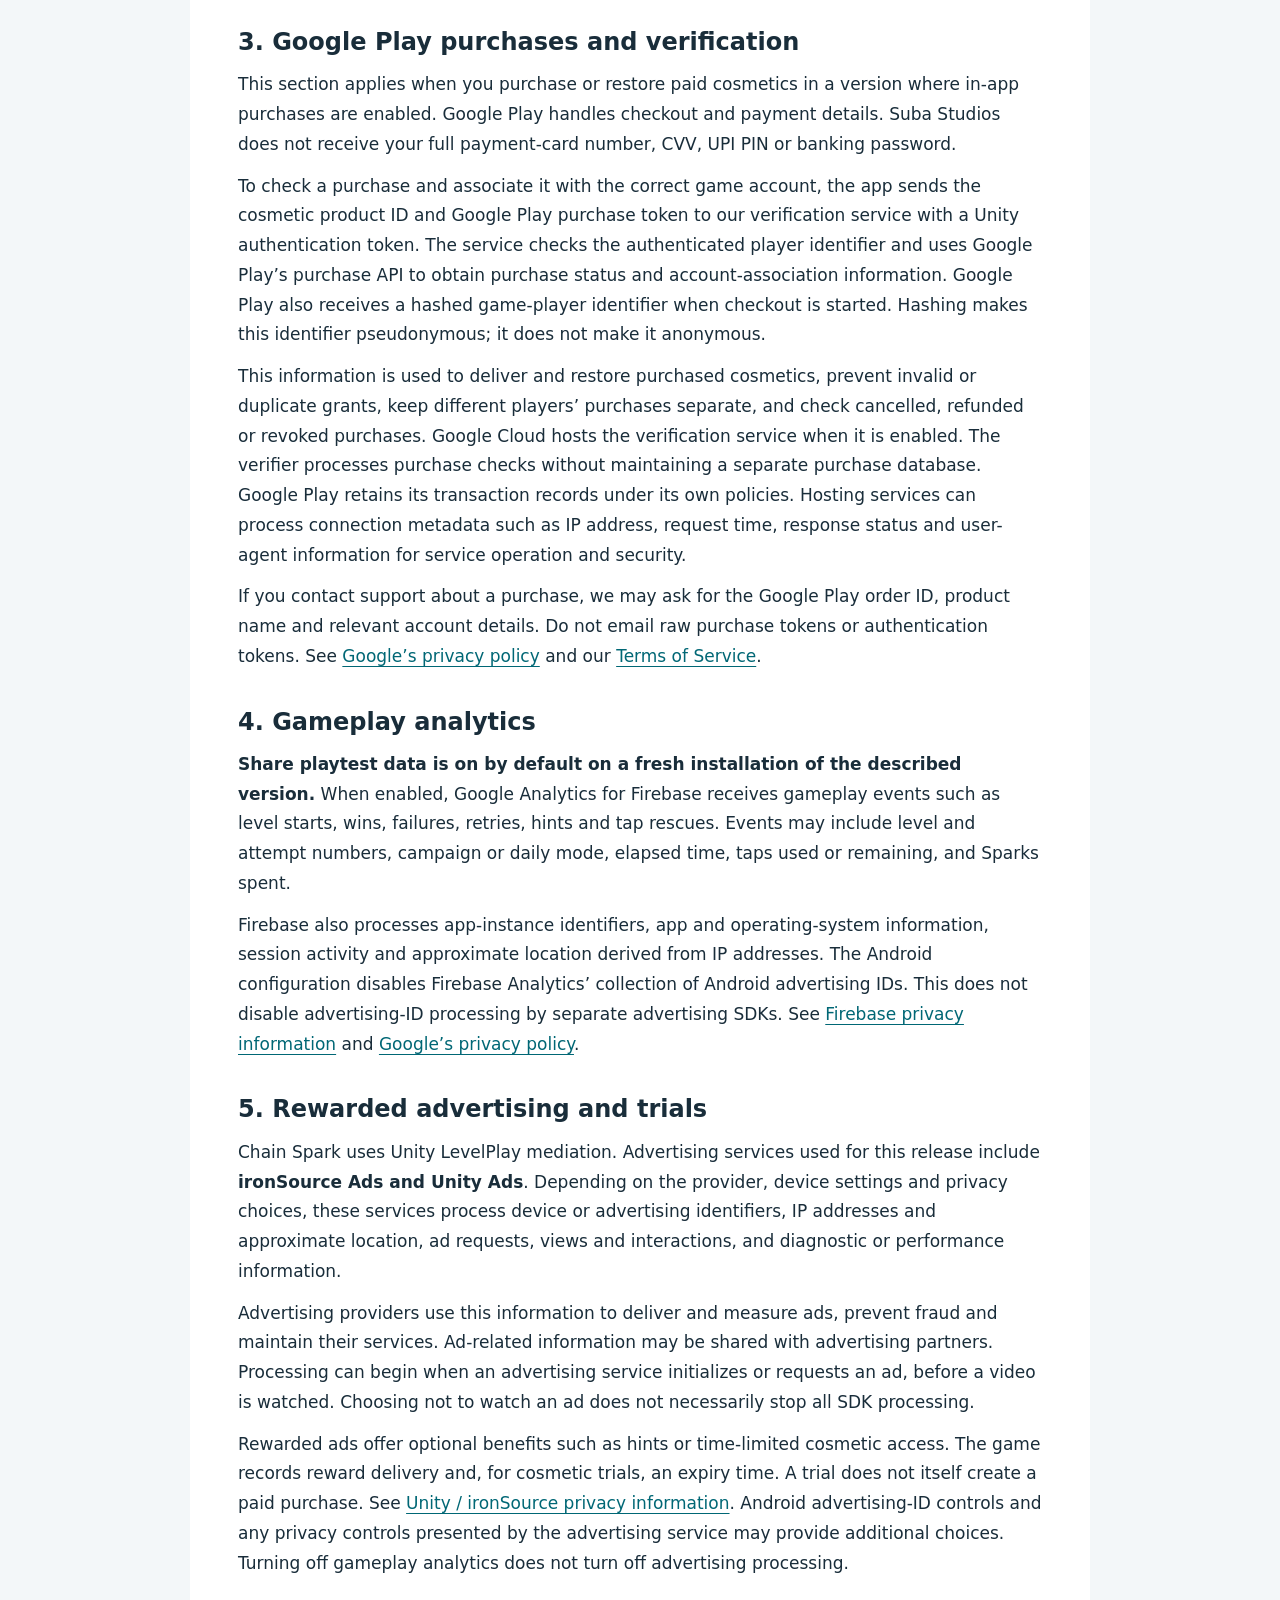
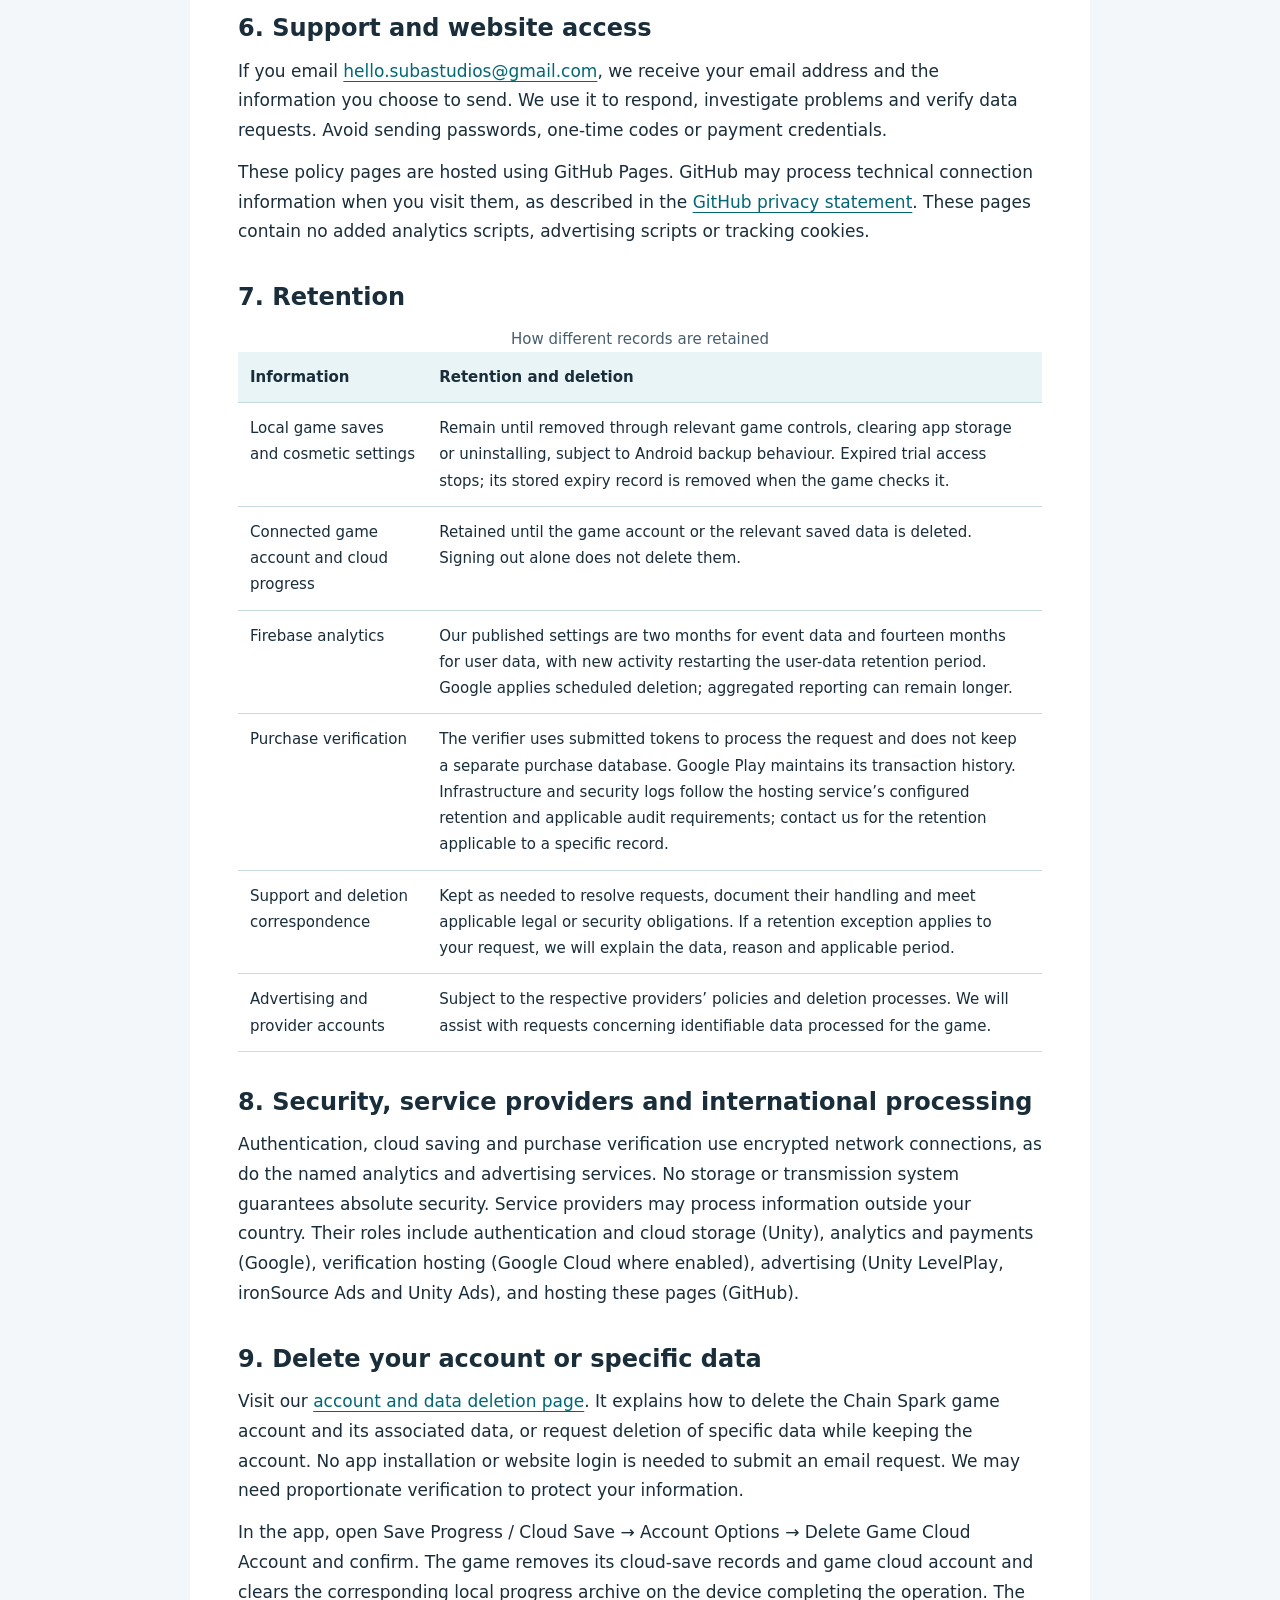
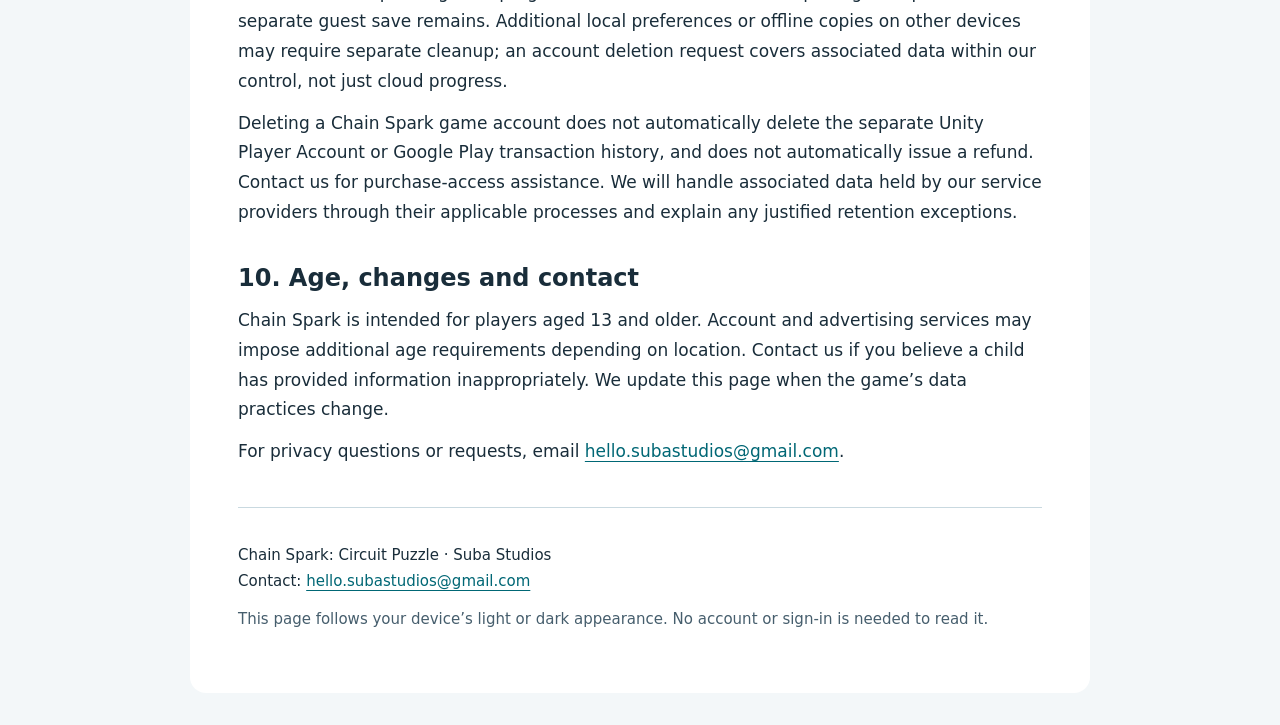
<file: chainspark-privacy.html>
<!doctype html>
<html lang="en">
  <head>
    <meta charset="utf-8" />
    <meta name="viewport" content="width=device-width,initial-scale=1" />
    <meta name="color-scheme" content="light dark" />
    <title>Chain Spark Privacy Policy | Suba Studios</title>
    <meta
      name="description"
      content="How Chain Spark handles game saves, accounts, cosmetic purchases, rewarded ads, analytics and privacy requests."
    />
    <style>
      :root {
        color-scheme: light dark;
        --bg: #f3f7f9;
        --surface: #fff;
        --text: #192d3a;
        --muted: #465e6d;
        --accent: #006775;
        --line: #c9d9e0;
        --soft: #e8f4f5;
        --focus: #795000;
      }
      @media (prefers-color-scheme: dark) {
        :root {
          --bg: #070e19;
          --surface: #101d2b;
          --text: #edf3f8;
          --muted: #b7cbd9;
          --accent: #79e3ea;
          --line: #375263;
          --soft: #142f3c;
          --focus: #f7ce85;
        }
      }
      * {
        box-sizing: border-box;
      }
      html {
        scroll-padding-top: 24px;
      }
      body {
        margin: 0;
        background: var(--bg);
        color: var(--text);
        font:
          17px/1.75 system-ui,
          -apple-system,
          BlinkMacSystemFont,
          "Segoe UI",
          sans-serif;
      }
      main {
        max-width: 900px;
        margin: 32px auto;
        padding: clamp(22px, 5vw, 48px);
        background: var(--surface);
        border-top: 4px solid var(--accent);
        border-radius: 0 0 16px 16px;
      }
      nav {
        display: flex;
        flex-wrap: wrap;
        gap: 12px 24px;
        padding-bottom: 24px;
        border-bottom: 1px solid var(--line);
        font-size: 15px;
      }
      nav a[aria-current="page"] {
        font-weight: 750;
        text-decoration-thickness: 2px;
      }
      .eyebrow {
        color: var(--accent);
        font-size: 13px;
        font-weight: 750;
        letter-spacing: 0.08em;
        margin-top: 28px;
      }
      h1 {
        font-size: clamp(29px, 6vw, 43px);
        line-height: 1.2;
        letter-spacing: -0.02em;
        margin: 14px 0;
      }
      h2 {
        font-size: 24px;
        line-height: 1.35;
        margin: 34px 0 12px;
      }
      h3 {
        font-size: 19px;
        line-height: 1.4;
        margin: 20px 0 8px;
      }
      p,
      ul,
      ol {
        margin: 12px 0;
      }
      li {
        padding-left: 2px;
        margin: 8px 0;
      }
      a {
        color: var(--accent);
        text-underline-offset: 4px;
        overflow-wrap: anywhere;
      }
      a:focus-visible {
        outline: 3px solid var(--focus);
        outline-offset: 4px;
      }
      .muted {
        color: var(--muted);
      }
      .callout,
      .card {
        padding: 18px 22px;
        background: var(--soft);
        border: 1px solid var(--line);
        border-radius: 12px;
      }
      .callout {
        border-left: 4px solid var(--accent);
        margin: 24px 0;
      }
      .grid {
        display: grid;
        grid-template-columns: repeat(auto-fit, minmax(min(100%, 290px), 1fr));
        gap: 16px;
        margin: 24px 0;
      }
      .button {
        display: inline-block;
        padding: 12px 18px;
        min-height: 48px;
        border: 2px solid var(--accent);
        border-radius: 8px;
        font-weight: 700;
        margin: 10px 0;
        text-decoration: none;
      }
      .button:hover {
        text-decoration: underline;
      }
      .table-wrap {
        overflow-x: auto;
      }
      table {
        width: 100%;
        border-collapse: collapse;
        font-size: 15px;
      }
      th,
      td {
        text-align: left;
        vertical-align: top;
        padding: 12px;
        border-bottom: 1px solid var(--line);
      }
      th {
        background: var(--soft);
      }
      footer {
        margin-top: 40px;
        border-top: 1px solid var(--line);
        padding-top: 22px;
        font-size: 15px;
      }
      .skip {
        position: absolute;
        left: 12px;
        top: -100px;
        background: var(--surface);
        padding: 12px;
      }
      .skip:focus {
        top: 12px;
      }
      @media (max-width: 900px) {
        main {
          margin: 0;
          border-radius: 0;
        }
      }
      @media print {
        body,
        main {
          background: white;
          color: black;
        }
        main {
          margin: 0;
          max-width: none;
          padding: 0;
          border: 0;
        }
        .button {
          border: 1px solid black;
        }
        a {
          color: black;
        }
        nav,
        .skip {
          display: none;
        }
      }
    </style>
  </head>
  <body>
    <a class="skip" href="#content">Skip to content</a>
    <main id="content">
      <nav aria-label="Policy pages">
        <a href="chainspark-privacy.html" aria-current="page">Privacy policy</a
        ><a href="chainspark-delete-account.html">Delete account or data</a
        ><a href="chainspark-terms.html">Terms of Service</a>
      </nav>
      <header>
        <p class="eyebrow">SUBA STUDIOS · CHAIN SPARK: CIRCUIT PUZZLE</p>
        <h1>Chain Spark Privacy Policy</h1>
        <p class="muted">Last updated: 26 November 2026</p>
      </header>
      <p>
        Suba Studios, operated by Dinesh Jataprolu in India, develops Chain
        Spark: Circuit Puzzle. This policy explains how information is used for
        gameplay, optional accounts and cloud saves, cosmetics, purchases where
        enabled, rewarded advertising, analytics and support.
      </p>
      <div class="callout">
        <strong>Your main choices</strong>
        <ul>
          <li>
            You can play as a guest without connecting a Unity Player Account.
          </li>
          <li>
            Account connection enables cloud backup and recovery. Paid
            cosmetics, where available, require account connection so ownership
            can be checked.
          </li>
          <li>
            You can turn off <strong>Share playtest data</strong> in Shop &amp;
            Settings. This controls the game’s future Firebase analytics
            collection on that installation; it does not delete existing records
            or control advertising providers.
          </li>
          <li>
            You can
            <a href="chainspark-delete-account.html"
              >request account deletion or deletion of specific data while
              keeping your account</a
            >.
          </li>
        </ul>
      </div>
      <h2>1. Game progress and cosmetic settings</h2>
      <p>
        The game stores levels, stars, Sparks, hints, rewards, daily-puzzle
        history, tutorial progress and preferences on your device. Cosmetic
        information can include Sparks unlocks, selected theme, trail, arrows
        and receivers, background and sound, and the expiry time of a
        rewarded-ad trial.
      </p>
      <p>
        Guest saves and connected-account saves are kept separate. Signing out
        returns to the separate guest save. Unsynced progress for a connected
        account is retained locally for that same account; signing out is not
        deletion. Cosmetic trial timers and equipment preferences are stored
        locally for the relevant profile and are not guaranteed to transfer to
        another device.
      </p>
      <p>
        If you connect an account, Unity Authentication and Unity Cloud Save
        process a player identifier and service information, such as IP
        addresses, to authenticate you and store game progress. Uploaded saves
        include gameplay progress, Sparks, hints, reward history, supported
        theme selections and Sparks cosmetic unlocks. Paid purchase ownership is
        checked separately from game-save backups.
      </p>
      <p>
        Cloud backup requires a successful connection. Uninstalling or clearing
        app storage can remove local progress that has not been uploaded.
      </p>
      <h2>2. Unity Player Accounts</h2>
      <p>
        Sign-in opens Unity’s account service in your browser. Unity handles
        account details, including the email address used to create the account
        and a Unity Player Account identifier. The game uses authentication
        tokens and player identifiers; Suba Studios does not ask you to send
        your password. Unity’s separate player account may be used with other
        supported games and is covered by
        <a href="https://unity.com/legal/privacy-policy"
          >Unity’s privacy policy</a
        >.
      </p>
      <h2>3. Google Play purchases and verification</h2>
      <p>
        This section applies when you purchase or restore paid cosmetics in a
        version where in-app purchases are enabled. Google Play handles checkout
        and payment details. Suba Studios does not receive your full
        payment-card number, CVV, UPI PIN or banking password.
      </p>
      <p>
        To check a purchase and associate it with the correct game account, the
        app sends the cosmetic product ID and Google Play purchase token to our
        verification service with a Unity authentication token. The service
        checks the authenticated player identifier and uses Google Play’s
        purchase API to obtain purchase status and account-association
        information. Google Play also receives a hashed game-player identifier
        when checkout is started. Hashing makes this identifier pseudonymous; it
        does not make it anonymous.
      </p>
      <p>
        This information is used to deliver and restore purchased cosmetics,
        prevent invalid or duplicate grants, keep different players’ purchases
        separate, and check cancelled, refunded or revoked purchases. Google
        Cloud hosts the verification service when it is enabled. The verifier
        processes purchase checks without maintaining a separate purchase
        database. Google Play retains its transaction records under its own
        policies. Hosting services can process connection metadata such as IP
        address, request time, response status and user-agent information for
        service operation and security.
      </p>
      <p>
        If you contact support about a purchase, we may ask for the Google Play
        order ID, product name and relevant account details. Do not email raw
        purchase tokens or authentication tokens. See
        <a href="https://policies.google.com/privacy"
          >Google’s privacy policy</a
        >
        and our <a href="chainspark-terms.html">Terms of Service</a>.
      </p>
      <h2>4. Gameplay analytics</h2>
      <p>
        <strong
          >Share playtest data is on by default on a fresh installation of the
          described version.</strong
        >
        When enabled, Google Analytics for Firebase receives gameplay events
        such as level starts, wins, failures, retries, hints and tap rescues.
        Events may include level and attempt numbers, campaign or daily mode,
        elapsed time, taps used or remaining, and Sparks spent.
      </p>
      <p>
        Firebase also processes app-instance identifiers, app and
        operating-system information, session activity and approximate location
        derived from IP addresses. The Android configuration disables Firebase
        Analytics’ collection of Android advertising IDs. This does not disable
        advertising-ID processing by separate advertising SDKs. See
        <a href="https://firebase.google.com/support/privacy"
          >Firebase privacy information</a
        >
        and
        <a href="https://policies.google.com/privacy">Google’s privacy policy</a
        >.
      </p>
      <h2>5. Rewarded advertising and trials</h2>
      <p>
        Chain Spark uses Unity LevelPlay mediation. Advertising services used
        for this release include <strong>ironSource Ads and Unity Ads</strong>.
        Depending on the provider, device settings and privacy choices, these
        services process device or advertising identifiers, IP addresses and
        approximate location, ad requests, views and interactions, and
        diagnostic or performance information.
      </p>
      <p>
        Advertising providers use this information to deliver and measure ads,
        prevent fraud and maintain their services. Ad-related information may be
        shared with advertising partners. Processing can begin when an
        advertising service initializes or requests an ad, before a video is
        watched. Choosing not to watch an ad does not necessarily stop all SDK
        processing.
      </p>
      <p>
        Rewarded ads offer optional benefits such as hints or time-limited
        cosmetic access. The game records reward delivery and, for cosmetic
        trials, an expiry time. A trial does not itself create a paid purchase.
        See
        <a href="https://unity.com/legal/privacy-policy"
          >Unity / ironSource privacy information</a
        >. Android advertising-ID controls and any privacy controls presented by
        the advertising service may provide additional choices. Turning off
        gameplay analytics does not turn off advertising processing.
      </p>
      <h2>6. Support and website access</h2>
      <p>
        If you email
        <a href="mailto:hello.subastudios@gmail.com"
          >hello.subastudios@gmail.com</a
        >, we receive your email address and the information you choose to send.
        We use it to respond, investigate problems and verify data requests.
        Avoid sending passwords, one-time codes or payment credentials.
      </p>
      <p>
        These policy pages are hosted using GitHub Pages. GitHub may process
        technical connection information when you visit them, as described in
        the
        <a
          href="https://docs.github.com/en/site-policy/privacy-policies/github-general-privacy-statement"
          >GitHub privacy statement</a
        >. These pages contain no added analytics scripts, advertising scripts
        or tracking cookies.
      </p>
      <h2>7. Retention</h2>
      <div class="table-wrap">
        <table>
          <caption class="muted">
            How different records are retained
          </caption>
          <thead>
            <tr>
              <th scope="col">Information</th>
              <th scope="col">Retention and deletion</th>
            </tr>
          </thead>
          <tbody>
            <tr>
              <td>Local game saves and cosmetic settings</td>
              <td>
                Remain until removed through relevant game controls, clearing
                app storage or uninstalling, subject to Android backup
                behaviour. Expired trial access stops; its stored expiry record
                is removed when the game checks it.
              </td>
            </tr>
            <tr>
              <td>Connected game account and cloud progress</td>
              <td>
                Retained until the game account or the relevant saved data is
                deleted. Signing out alone does not delete them.
              </td>
            </tr>
            <tr>
              <td>Firebase analytics</td>
              <td>
                Our published settings are two months for event data and
                fourteen months for user data, with new activity restarting the
                user-data retention period. Google applies scheduled deletion;
                aggregated reporting can remain longer.
              </td>
            </tr>
            <tr>
              <td>Purchase verification</td>
              <td>
                The verifier uses submitted tokens to process the request and
                does not keep a separate purchase database. Google Play
                maintains its transaction history. Infrastructure and security
                logs follow the hosting service’s configured retention and
                applicable audit requirements; contact us for the retention
                applicable to a specific record.
              </td>
            </tr>
            <tr>
              <td>Support and deletion correspondence</td>
              <td>
                Kept as needed to resolve requests, document their handling and
                meet applicable legal or security obligations. If a retention
                exception applies to your request, we will explain the data,
                reason and applicable period.
              </td>
            </tr>
            <tr>
              <td>Advertising and provider accounts</td>
              <td>
                Subject to the respective providers’ policies and deletion
                processes. We will assist with requests concerning identifiable
                data processed for the game.
              </td>
            </tr>
          </tbody>
        </table>
      </div>
      <h2>8. Security, service providers and international processing</h2>
      <p>
        Authentication, cloud saving and purchase verification use encrypted
        network connections, as do the named analytics and advertising services.
        No storage or transmission system guarantees absolute security. Service
        providers may process information outside your country. Their roles
        include authentication and cloud storage (Unity), analytics and payments
        (Google), verification hosting (Google Cloud where enabled), advertising
        (Unity LevelPlay, ironSource Ads and Unity Ads), and hosting these pages
        (GitHub).
      </p>
      <h2>9. Delete your account or specific data</h2>
      <p>
        Visit our
        <a href="chainspark-delete-account.html"
          >account and data deletion page</a
        >. It explains how to delete the Chain Spark game account and its
        associated data, or request deletion of specific data while keeping the
        account. No app installation or website login is needed to submit an
        email request. We may need proportionate verification to protect your
        information.
      </p>
      <p>
        In the app, open Save Progress / Cloud Save → Account Options → Delete
        Game Cloud Account and confirm. The game removes its cloud-save records
        and game cloud account and clears the corresponding local progress
        archive on the device completing the operation. The separate guest save
        remains. Additional local preferences or offline copies on other devices
        may require separate cleanup; an account deletion request covers
        associated data within our control, not just cloud progress.
      </p>
      <p>
        Deleting a Chain Spark game account does not automatically delete the
        separate Unity Player Account or Google Play transaction history, and
        does not automatically issue a refund. Contact us for purchase-access
        assistance. We will handle associated data held by our service providers
        through their applicable processes and explain any justified retention
        exceptions.
      </p>
      <h2>10. Age, changes and contact</h2>
      <p>
        Chain Spark is intended for players aged 13 and older. Account and
        advertising services may impose additional age requirements depending on
        location. Contact us if you believe a child has provided information
        inappropriately. We update this page when the game’s data practices
        change.
      </p>
      <p>
        For privacy questions or requests, email
        <a href="mailto:hello.subastudios@gmail.com"
          >hello.subastudios@gmail.com</a
        >.
      </p>
      <footer>
        <p>
          Chain Spark: Circuit Puzzle · Suba Studios<br />Contact:
          <a href="mailto:hello.subastudios@gmail.com"
            >hello.subastudios@gmail.com</a
          >
        </p>
        <p class="muted">
          This page follows your device’s light or dark appearance. No account
          or sign-in is needed to read it.
        </p>
      </footer>
    </main>
  </body>
</html>
</file>
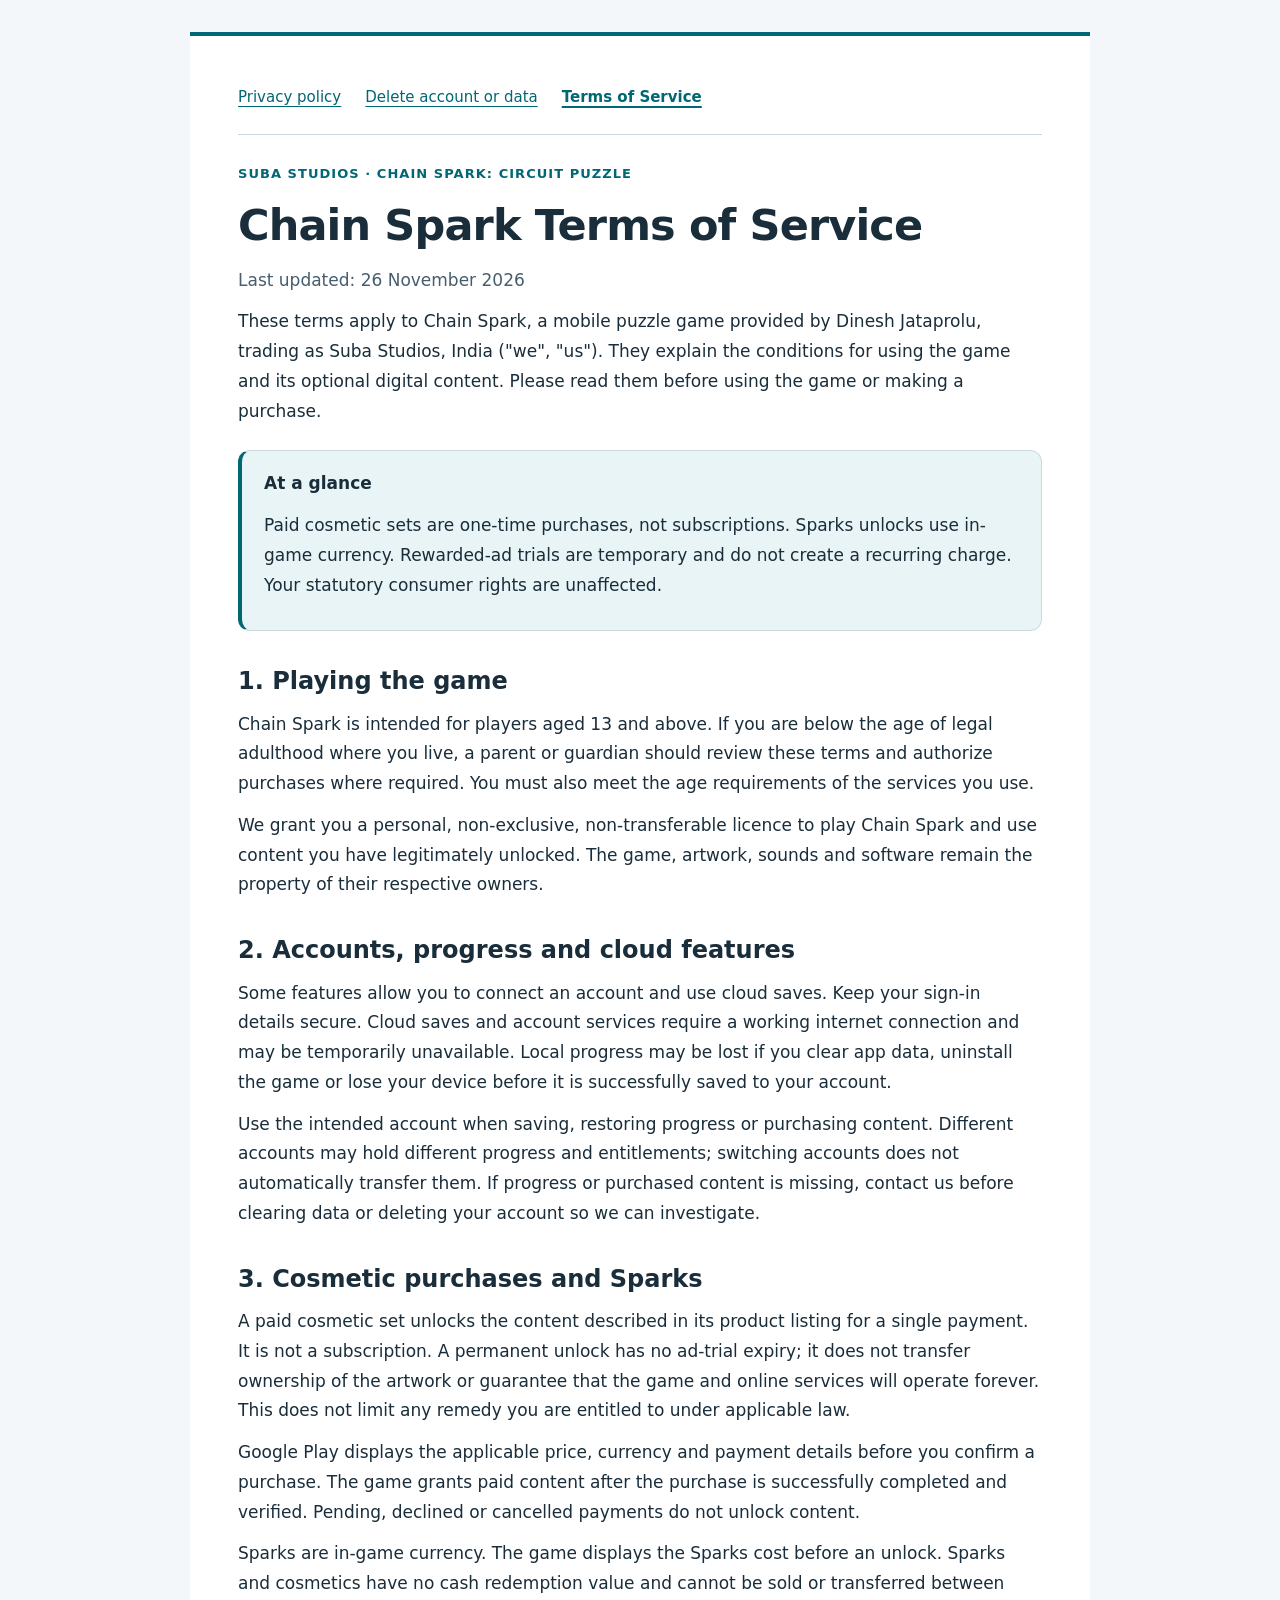
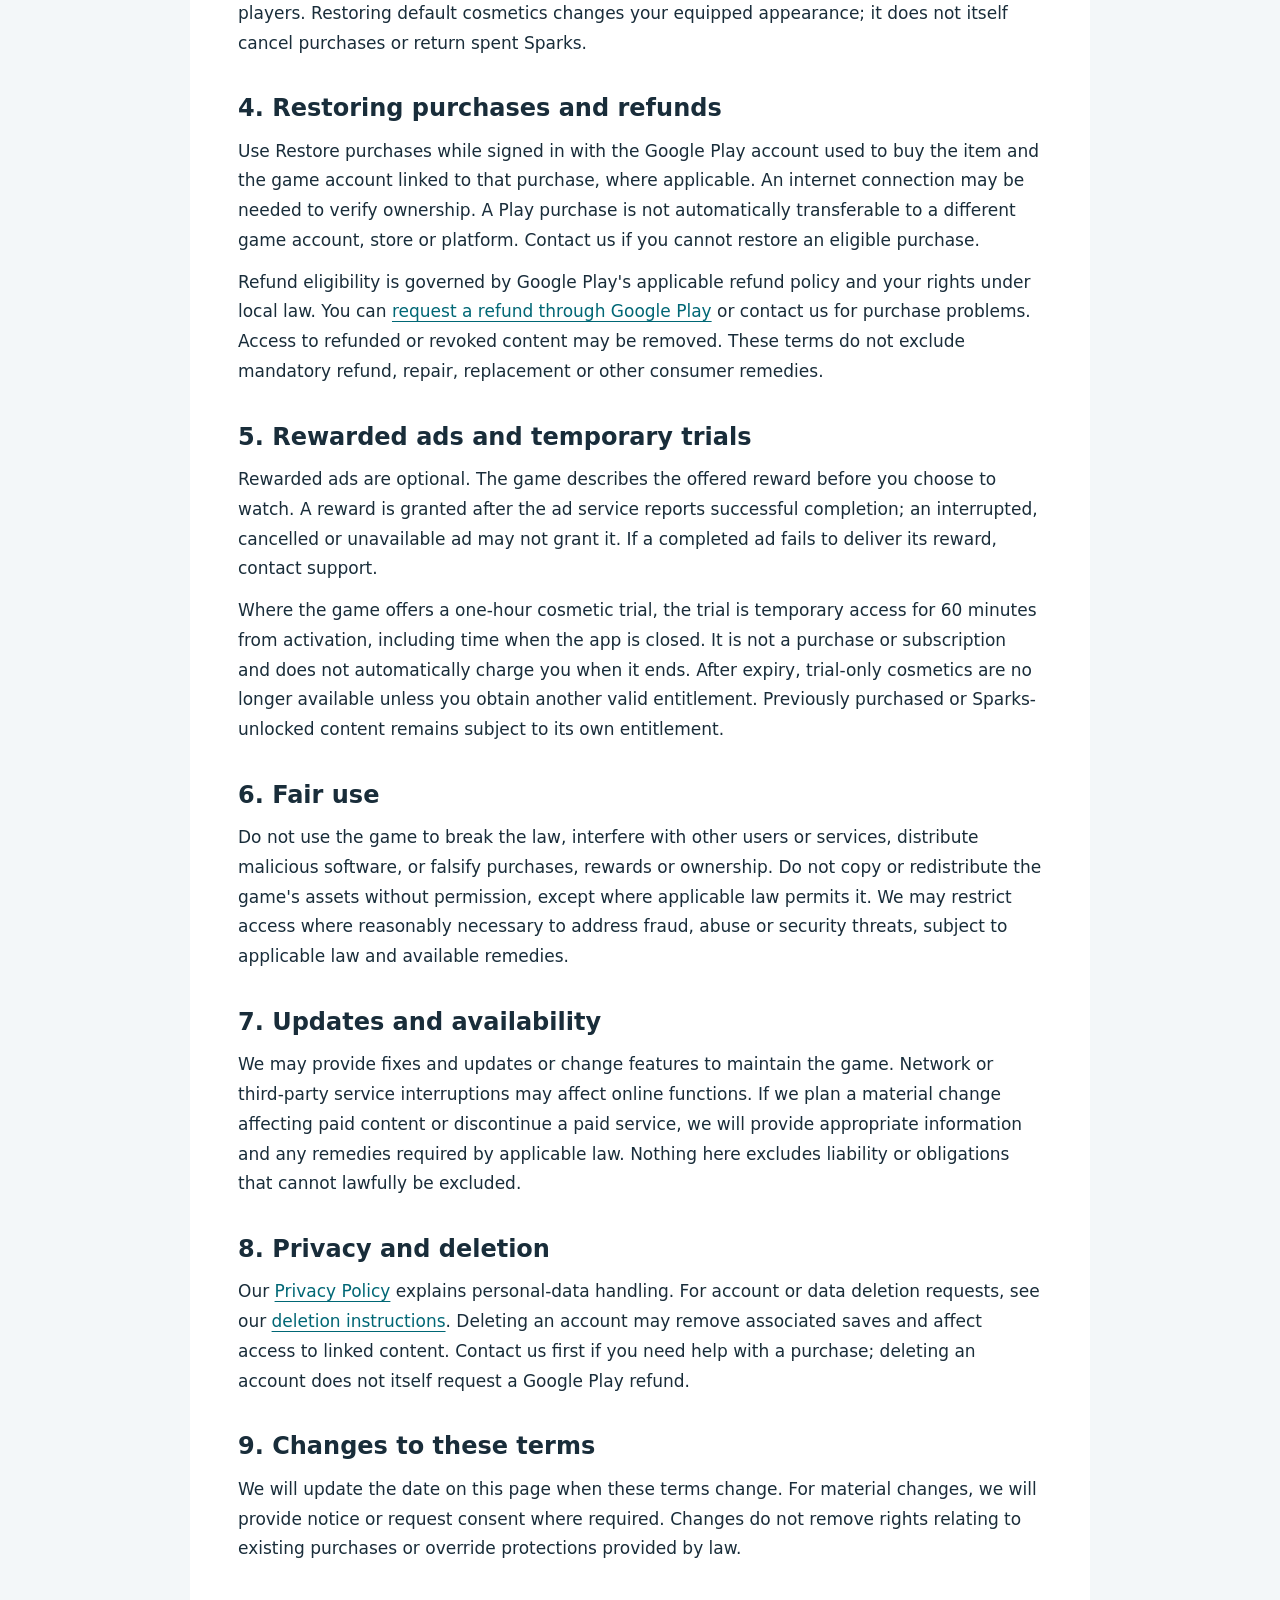
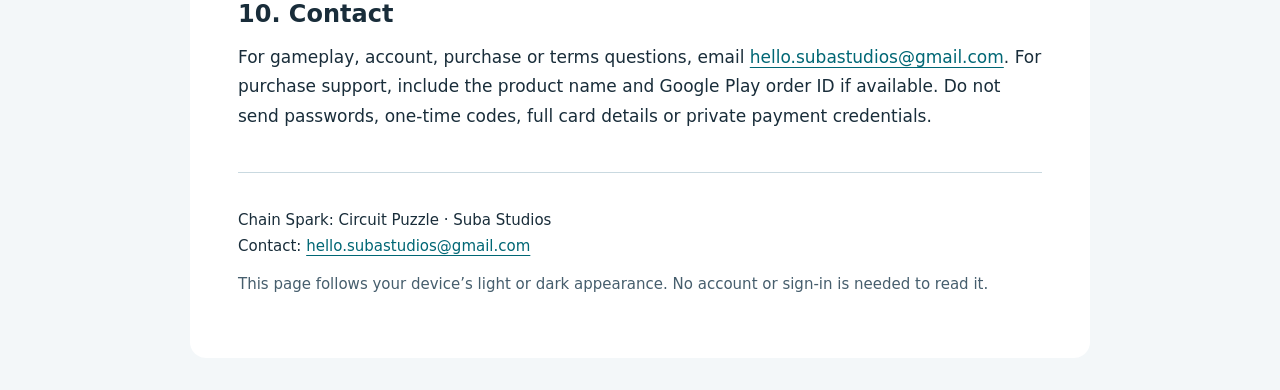
<file: chainspark-terms.html>
<!doctype html><html lang="en"><head><meta charset="utf-8"><meta name="viewport" content="width=device-width,initial-scale=1"><meta name="color-scheme" content="light dark"><title>Chain Spark Terms of Service | Suba Studios</title><meta name="description" content="Terms for Chain Spark gameplay, cosmetics, Sparks, rewarded ads, purchases, accounts and refunds."><style>
:root{color-scheme:light dark;--bg:#f3f7f9;--surface:#fff;--text:#192d3a;--muted:#465e6d;--accent:#006775;--line:#c9d9e0;--soft:#e8f4f5;--focus:#795000}
@media(prefers-color-scheme:dark){:root{--bg:#070e19;--surface:#101d2b;--text:#edf3f8;--muted:#b7cbd9;--accent:#79e3ea;--line:#375263;--soft:#142f3c;--focus:#f7ce85}}
*{box-sizing:border-box}html{scroll-padding-top:24px}body{margin:0;background:var(--bg);color:var(--text);font:17px/1.75 system-ui,-apple-system,BlinkMacSystemFont,"Segoe UI",sans-serif}main{max-width:900px;margin:32px auto;padding:clamp(22px,5vw,48px);background:var(--surface);border-top:4px solid var(--accent);border-radius:0 0 16px 16px}nav{display:flex;flex-wrap:wrap;gap:12px 24px;padding-bottom:24px;border-bottom:1px solid var(--line);font-size:15px}nav a[aria-current=page]{font-weight:750;text-decoration-thickness:2px}.eyebrow{color:var(--accent);font-size:13px;font-weight:750;letter-spacing:.08em;margin-top:28px}h1{font-size:clamp(29px,6vw,43px);line-height:1.2;letter-spacing:-.02em;margin:14px 0}h2{font-size:24px;line-height:1.35;margin:34px 0 12px}h3{font-size:19px;line-height:1.4;margin:20px 0 8px}p,ul,ol{margin:12px 0}li{padding-left:2px;margin:8px 0}a{color:var(--accent);text-underline-offset:4px;overflow-wrap:anywhere}a:focus-visible{outline:3px solid var(--focus);outline-offset:4px}.muted{color:var(--muted)}.callout,.card{padding:18px 22px;background:var(--soft);border:1px solid var(--line);border-radius:12px}.callout{border-left:4px solid var(--accent);margin:24px 0}.grid{display:grid;grid-template-columns:repeat(auto-fit,minmax(min(100%,290px),1fr));gap:16px;margin:24px 0}.button{display:inline-block;padding:12px 18px;min-height:48px;border:2px solid var(--accent);border-radius:8px;font-weight:700;margin:10px 0;text-decoration:none}.button:hover{text-decoration:underline}.table-wrap{overflow-x:auto}table{width:100%;border-collapse:collapse;font-size:15px}th,td{text-align:left;vertical-align:top;padding:12px;border-bottom:1px solid var(--line)}th{background:var(--soft)}footer{margin-top:40px;border-top:1px solid var(--line);padding-top:22px;font-size:15px}.skip{position:absolute;left:12px;top:-100px;background:var(--surface);padding:12px}.skip:focus{top:12px}@media(max-width:900px){main{margin:0;border-radius:0}}@media print{body,main{background:white;color:black}main{margin:0;max-width:none;padding:0;border:0}.button{border:1px solid black}a{color:black}nav,.skip{display:none}}
</style></head><body><a class="skip" href="#content">Skip to content</a><main id="content"><nav aria-label="Policy pages"><a href="chainspark-privacy.html">Privacy policy</a><a href="chainspark-delete-account.html">Delete account or data</a><a href="chainspark-terms.html" aria-current="page">Terms of Service</a></nav><header><p class="eyebrow">SUBA STUDIOS · CHAIN SPARK: CIRCUIT PUZZLE</p><h1>Chain Spark Terms of Service</h1><p class="muted">Last updated: 26 November 2026</p></header>
<p>These terms apply to Chain Spark, a mobile puzzle game provided by Dinesh Jataprolu, trading as Suba Studios, India ("we", "us"). They explain the conditions for using the game and its optional digital content. Please read them before using the game or making a purchase.</p>
<div class="callout"><strong>At a glance</strong><p>Paid cosmetic sets are one-time purchases, not subscriptions. Sparks unlocks use in-game currency. Rewarded-ad trials are temporary and do not create a recurring charge. Your statutory consumer rights are unaffected.</p></div>
<h2>1. Playing the game</h2>
<p>Chain Spark is intended for players aged 13 and above. If you are below the age of legal adulthood where you live, a parent or guardian should review these terms and authorize purchases where required. You must also meet the age requirements of the services you use.</p>
<p>We grant you a personal, non-exclusive, non-transferable licence to play Chain Spark and use content you have legitimately unlocked. The game, artwork, sounds and software remain the property of their respective owners.</p>
<h2>2. Accounts, progress and cloud features</h2>
<p>Some features allow you to connect an account and use cloud saves. Keep your sign-in details secure. Cloud saves and account services require a working internet connection and may be temporarily unavailable. Local progress may be lost if you clear app data, uninstall the game or lose your device before it is successfully saved to your account.</p>
<p>Use the intended account when saving, restoring progress or purchasing content. Different accounts may hold different progress and entitlements; switching accounts does not automatically transfer them. If progress or purchased content is missing, contact us before clearing data or deleting your account so we can investigate.</p>
<h2>3. Cosmetic purchases and Sparks</h2>
<p>A paid cosmetic set unlocks the content described in its product listing for a single payment. It is not a subscription. A permanent unlock has no ad-trial expiry; it does not transfer ownership of the artwork or guarantee that the game and online services will operate forever. This does not limit any remedy you are entitled to under applicable law.</p>
<p>Google Play displays the applicable price, currency and payment details before you confirm a purchase. The game grants paid content after the purchase is successfully completed and verified. Pending, declined or cancelled payments do not unlock content.</p>
<p>Sparks are in-game currency. The game displays the Sparks cost before an unlock. Sparks and cosmetics have no cash redemption value and cannot be sold or transferred between players. Restoring default cosmetics changes your equipped appearance; it does not itself cancel purchases or return spent Sparks.</p>
<h2>4. Restoring purchases and refunds</h2>
<p>Use Restore purchases while signed in with the Google Play account used to buy the item and the game account linked to that purchase, where applicable. An internet connection may be needed to verify ownership. A Play purchase is not automatically transferable to a different game account, store or platform. Contact us if you cannot restore an eligible purchase.</p>
<p>Refund eligibility is governed by Google Play's applicable refund policy and your rights under local law. You can <a href="https://support.google.com/googleplay/answer/2479637">request a refund through Google Play</a> or contact us for purchase problems. Access to refunded or revoked content may be removed. These terms do not exclude mandatory refund, repair, replacement or other consumer remedies.</p>
<h2>5. Rewarded ads and temporary trials</h2>
<p>Rewarded ads are optional. The game describes the offered reward before you choose to watch. A reward is granted after the ad service reports successful completion; an interrupted, cancelled or unavailable ad may not grant it. If a completed ad fails to deliver its reward, contact support.</p>
<p>Where the game offers a one-hour cosmetic trial, the trial is temporary access for 60 minutes from activation, including time when the app is closed. It is not a purchase or subscription and does not automatically charge you when it ends. After expiry, trial-only cosmetics are no longer available unless you obtain another valid entitlement. Previously purchased or Sparks-unlocked content remains subject to its own entitlement.</p>
<h2>6. Fair use</h2>
<p>Do not use the game to break the law, interfere with other users or services, distribute malicious software, or falsify purchases, rewards or ownership. Do not copy or redistribute the game's assets without permission, except where applicable law permits it. We may restrict access where reasonably necessary to address fraud, abuse or security threats, subject to applicable law and available remedies.</p>
<h2>7. Updates and availability</h2>
<p>We may provide fixes and updates or change features to maintain the game. Network or third-party service interruptions may affect online functions. If we plan a material change affecting paid content or discontinue a paid service, we will provide appropriate information and any remedies required by applicable law. Nothing here excludes liability or obligations that cannot lawfully be excluded.</p>
<h2>8. Privacy and deletion</h2>
<p>Our <a href="chainspark-privacy.html">Privacy Policy</a> explains personal-data handling. For account or data deletion requests, see our <a href="chainspark-delete-account.html">deletion instructions</a>. Deleting an account may remove associated saves and affect access to linked content. Contact us first if you need help with a purchase; deleting an account does not itself request a Google Play refund.</p>
<h2>9. Changes to these terms</h2>
<p>We will update the date on this page when these terms change. For material changes, we will provide notice or request consent where required. Changes do not remove rights relating to existing purchases or override protections provided by law.</p>
<h2>10. Contact</h2>
<p>For gameplay, account, purchase or terms questions, email <a href="mailto:hello.subastudios@gmail.com">hello.subastudios@gmail.com</a>. For purchase support, include the product name and Google Play order ID if available. Do not send passwords, one-time codes, full card details or private payment credentials.</p>
<footer><p>Chain Spark: Circuit Puzzle · Suba Studios<br>Contact: <a href="mailto:hello.subastudios@gmail.com">hello.subastudios@gmail.com</a></p><p class="muted">This page follows your device’s light or dark appearance. No account or sign-in is needed to read it.</p></footer></main></body></html>
</file>
<file: style.css>
/* SITE THEME: change colours and font variables in :root below. */
@import url('https://fonts.googleapis.com/css2?family=DM+Sans:wght@400;450;500;550;600;650;700&family=Space+Grotesk:wght@400;500;600;700&display=swap');
:root {
  color-scheme:dark;
  --bg:#0a0c10;
  --panel:#11151b;
  --text:#f0f1f2;
  --muted:#a4adb8;
  --line:#293039;
  --accent:#7cebd8;
  --heading:'Space Grotesk',sans-serif;
  --body:'DM Sans',sans-serif
}

* {
  box-sizing:border-box
}

html {
  scroll-behavior:smooth;
  scroll-padding-top:32px
}

body {
  margin:0;
  background:var(--bg);
  color:var(--text);
  font-family:var(--body);
  font-size:16px;
  line-height:1.65
}

button,a {
  -webkit-tap-highlight-color:transparent
}

a {
  color:inherit;
  text-decoration:none
}

button {
  font:inherit;
  cursor:pointer
}

a:focus-visible,button:focus-visible,summary:focus-visible {
  outline:2px solid var(--accent);
  outline-offset:6px
}

button:disabled {
  cursor:default
}

img {
  display:block;
  width:100%;
  height:auto
}

p {
  margin:0 0 1.2rem
}

h1,h2,h3 {
  font-family:var(--heading);
  font-weight:500;
  line-height:1.12;
  margin:0
}

em {
  font-style:normal;
  color:var(--accent)
}

.wrap {
  width:min(1320px,calc(100% - 96px));
  margin-inline:auto
}

.skip {
  position:absolute;
  left:1rem;
  top:-100px;
  background:var(--accent);
  color:var(--bg);
  z-index:20;
  padding:12px
}

.skip:focus {
  top:1rem
}

.header {
  min-height:112px;
  display:flex;
  align-items:center;
  justify-content:space-between;
  gap:24px;
  border-bottom:1px solid var(--line)
}

.brand {
  display:flex;
  align-items:center;
  gap:16px;
  font-family:var(--heading);
  font-size:14px;
  font-weight:600;
  letter-spacing:.035em
}

.brand-mark {
  font-size:38px;
  letter-spacing:-3px
}

.brand-mark span {
  color:var(--accent)
}

.brand-sub {
  display:block;
  color:var(--muted);
  font-size:12px;
  letter-spacing:.16em;
  font-weight:400;
  margin-top:3px
}

nav {
  display:flex;
  align-items:center;
  gap:32px;
  font-size:14px
}

nav a:hover,.text-link:hover,.project-links a:hover {
  color:var(--accent)
}

.nav-contact {
  border:1px solid #48515b;
  padding:10px 16px;
  border-radius:4px
}

.nav-contact span {
  margin-left:18px
}

.hero {
  display:grid;
  grid-template-columns:1.03fr 1fr;
  gap:36px;
  align-items:center;
  padding-block:80px 72px
}

.eyebrow {
  font-family:var(--body);
  font-size:12px;
  font-weight:600;
  letter-spacing:.16em;
  color:var(--muted);
  margin-bottom:24px
}

.hero h1 {
  font-size:clamp(40px,4.3vw,66px);
  letter-spacing:-.05em;
  line-height:1.12
}

.hero h1 em {
  color:var(--text)
}

.intro {
  font-size:18px;
  line-height:1.75;
  color:var(--muted);
  max-width:490px;
  margin:28px 0
}

.hero-actions {
  display:flex;
  align-items:center;
  gap:24px;
  flex-wrap:wrap
}

.button {
  display:inline-flex;
  gap:24px;
  align-items:center;
  padding:13px 20px;
  border-radius:3px;
  font-weight:600;
  font-size:14px
}

.primary {
  background:var(--accent);
  color:#0b1815
}

.primary:hover {
  background:#b6ffef
}

.text-link {
  font-size:14px;
  border-bottom:1px solid #454e55;
  padding-bottom:3px
}

.hero-meta {
  display:flex;
  flex-wrap:wrap;
  gap:12px 24px;
  color:var(--muted);
  font-size:12px;
  margin-top:42px
}

.hero-meta span:first-child {
  color:var(--text)
}

.hero-visual {
  position:relative;
  isolation:isolate;
  min-height:430px;
  background:#020519;
  border:1px solid #28313c;
  overflow:hidden;
  border-radius:5px
}

.hero-visual>img {
  position:absolute;
  inset:0;
  width:100%;
  height:100%;
  object-fit:cover;
  object-position:center;
  transition:transform .6s
}

.hero-visual:hover>img {
  transform:scale(1.035)
}

.hero-visual:after {
  content:'';
  position:absolute;
  inset:0;
  background:linear-gradient(180deg,rgba(0,0,0,.3),transparent 35%,#030817 100%);
  z-index:-0;
  pointer-events:none
}

.visual-top,.visual-bottom {
  position:absolute;
  left:26px;
  right:26px;
  z-index:1;
  display:flex;
  justify-content:space-between
}

.visual-top {
  top:24px;
  font-size:11px;
  letter-spacing:.14em;
  color:#d2e4eb
}

.visual-bottom {
  bottom:26px;
  align-items:end
}

.visual-bottom div>span {
  font-size:11px;
  letter-spacing:.18em;
  color:var(--accent)
}

.visual-bottom strong {
  display:block;
  font-family:var(--heading);
  font-size:42px;
  font-weight:400;
  letter-spacing:.14em;
  line-height:1.35
}

.circle-arrow {
  border:1px solid #5b7577;
  border-radius:50%;
  width:46px;
  height:46px;
  display:grid;
  place-items:center;
  font-size:23px
}

.discipline-strip {
  border-block:1px solid var(--line)
}

.discipline-strip .wrap {
  display:flex;
  justify-content:space-between;
  gap:20px;
  padding-block:20px;
  font-size:12px;
  letter-spacing:.12em;
  color:#aab5bc
}

.discipline-strip span:before {
  content:'+';
  color:var(--accent);
  padding-right:14px
}

.work {
  padding-block:88px
}

.section-heading {
  display:flex;
  justify-content:space-between;
  align-items:end;
  margin-bottom:36px;
  gap:24px
}

.section-heading .eyebrow {
  margin-bottom:15px
}

h2 {
  font-size:clamp(32px,3.2vw,48px);
  letter-spacing:-.045em
}

.accent {
  color:var(--accent)
}

.section-heading>p {
  color:var(--muted);
  font-size:14px;
  margin:0
}

.project {
  border:1px solid var(--line);
  border-radius:5px;
  overflow:hidden;
  background:var(--panel)
}

.featured {
  display:grid;
  grid-template-columns:1.16fr 1fr;
  margin-bottom:28px
}

.project-media {
  position:relative;
  background:#060913;
  overflow:hidden;
  aspect-ratio:16/9
}

.project-media>img {
  width:100%;
  height:100%;
  object-fit:cover;
  transition:transform .5s
}

.project-media:hover>img {
  transform:scale(1.025)
}

.featured .project-media {
  aspect-ratio:auto;
  min-height:460px
}

.featured .project-media img {
  object-fit:contain;
  background:#020316
}

.play {
  position:absolute;
  bottom:22px;
  left:22px;
  display:inline-flex;
  align-items:center;
  gap:10px;
  padding:10px 16px;
  color:#f4f7f8;
  background:rgba(9,15,20,.91);
  border:1px solid #6a7b82;
  border-radius:3px;
  font-size:14px;
  backdrop-filter:blur(12px)
}

.play:hover {
  background:var(--accent);
  border-color:var(--accent);
  color:#071311
}

.play>span {
  font-size:12px
}

.media-label {
  position:absolute;
  top:18px;
  left:20px;
  background:rgba(4,10,16,.85);
  padding:4px 8px;
  color:#dce4e8;
  font-size:10px;
  letter-spacing:.13em
}

.project-copy {
  padding:30px 32px
}

.project-topline {
  display:flex;
  justify-content:space-between;
  gap:12px;
  flex-wrap:wrap;
  align-items:center;
  font-size:11px;
  letter-spacing:.08em;
  color:var(--muted);
  margin-bottom:21px
}

.status {
  color:#ccd4dd;
  border:1px solid #37424b;
  border-radius:3px;
  padding:3px 8px;
  font-size:11px;
  letter-spacing:.01em
}

.project h3 {
  font-size:36px;
  letter-spacing:-.04em;
  margin-bottom:16px
}

.project-lead {
  font-size:18px;
  color:var(--text)!important;
  margin-bottom:12px
}

.project-copy>p {
  color:var(--muted);
  font-size:16px
}

.tags {
  display:flex;
  gap:8px;
  flex-wrap:wrap;
  margin:23px 0
}

.tags span {
  font-size:12px;
  background:#1e252e;
  color:#c8d1d9;
  padding:4px 9px;
  border-radius:3px
}

.project-links {
  display:flex;
  flex-wrap:wrap;
  gap:12px 22px;
  margin-bottom:24px;
  font-size:14px
}

.project-links a {
  border-bottom:1px solid #53616a;
  padding-bottom:3px
}

.project details {
  border-top:1px solid var(--line);
  padding-top:15px;
  color:var(--muted)
}

summary {
  cursor:pointer;
  list-style:none;
  color:#d8dee4;
  font-size:14px;
  display:flex;
  justify-content:space-between;
  gap:16px
}

summary::-webkit-details-marker {
  display:none
}

summary span {
  color:var(--accent);
  font-size:20px;
  line-height:1
}

details[open] summary {
  margin-bottom:14px
}

details[open] summary span {
  transform:rotate(45deg)
}

details p {
  font-size:14px;
  margin-bottom:12px
}

details p:last-child {
  margin-bottom:0
}

.project-grid {
  display:grid;
  grid-template-columns:1fr 1fr;
  gap:28px;
  margin-bottom:28px
}

.merge {
  display:grid;
  grid-template-columns:.72fr 1fr
}

.merge-media {
  aspect-ratio:auto;
  min-height:510px;
  background:#1b191c
}

.merge-media>img {
  object-fit:contain;
  max-height:610px;
  padding:25px 0 70px
}

.merge .project-copy {
  padding:46px
}

.focus-note {
  border-left:2px solid var(--accent);
  padding-left:17px;
  margin-block:26px
}

.focus-note>span {
  font-size:11px;
  letter-spacing:.12em;
  color:var(--accent)
}

.focus-note p {
  color:var(--muted);
  margin:7px 0 0;
  font-size:15px;
  max-width:430px
}

.approach {
  padding-block:84px;
  background:#11171c;
  border-block:1px solid var(--line)
}

.approach-layout {
  display:grid;
  grid-template-columns:1fr 1fr;
  gap:80px
}

.approach h2 {
  line-height:1.22
}

.approach-intro {
  color:var(--muted);
  font-size:18px;
  margin-top:25px;
  max-width:370px
}

.approach-items>div {
  display:flex;
  gap:24px;
  padding-block:23px;
  border-bottom:1px solid #303840
}

.approach-items>div:first-child {
  padding-top:0
}

.approach-items>div:last-child {
  border:0;
  padding-bottom:0
}

.step {
  color:var(--accent);
  font-family:var(--heading);
  font-size:14px;
  padding-top:4px
}

.approach-items h3 {
  font-size:21px;
  margin-bottom:12px
}

.approach-items p {
  color:var(--muted);
  margin:0;
  font-size:16px
}

.about {
  padding-block:90px;
  display:grid;
  grid-template-columns:1fr 1fr;
  gap:80px
}

.about h2 {
  max-width:360px
}

.about .about-lead {
  font-size:22px;
  line-height:1.5;
  color:var(--text)
}

.about p {
  color:var(--muted)
}

.workflow-note {
  margin-top:30px;
  border-top:1px solid var(--line);
  padding-top:22px
}

.workflow-note h3 {
  font-size:16px;
  margin-bottom:10px
}

.workflow-note p {
  font-size:14px;
  margin:0
}

footer {
  border-top:1px solid var(--line);
  padding-block:50px 28px;
  display:grid;
  grid-template-columns:1fr 1fr;
  gap:40px
}

footer .eyebrow {
  margin-bottom:14px
}

.footer-links {
  display:flex;
  align-items:center;
  justify-content:end;
  gap:16px
}

.footer-links a {
  display:flex;
  justify-content:space-between;
  gap:40px;
  min-width:150px;
  padding:15px 20px;
  border:1px solid #4d5b65;
  border-radius:3px
}

.footer-links a:hover {
  background:var(--accent);
  color:var(--bg)
}

.footer-bottom {
  grid-column:1/-1;
  display:flex;
  justify-content:space-between;
  flex-wrap:wrap;
  gap:12px;
  border-top:1px solid var(--line);
  padding-top:25px;
  font-size:12px;
  color:var(--muted)
}

dialog {
  width:min(1060px,calc(100% - 32px));
  padding:20px;
  border:1px solid #52616e;
  border-radius:6px;
  background:#10151c;
  color:var(--text);
  max-height:95dvh
}

dialog::backdrop {
  background:rgba(0,0,0,.86);
  backdrop-filter:blur(8px)
}

.dialog-heading {
  display:flex;
  align-items:center;
  justify-content:space-between;
  gap:20px;
  margin-bottom:15px
}

.dialog-heading h2 {
  font-size:23px;
  letter-spacing:-.02em
}

.close {
  color:var(--text);
  background:#202c36;
  border:0;
  width:40px;
  height:40px;
  border-radius:50%
}

#video-container video {
  display:block;
  width:100%;
  max-height:70dvh;
  background:#000
}

#video-container iframe {
  width:100%;
  height:65dvh;
  border:0
}

.video-help {
  font-size:14px;
  margin:16px 0 0;
  color:var(--accent)
}

body.modal-open {
  overflow:hidden
}

@media(min-width:1600px) {
  .hero {
    padding-block:96px
  }
  .hero-visual {
    min-height:460px
  }
}

@media(max-width:1050px) {
  .wrap {
    width:calc(100% - 56px)
  }
  nav {
    gap:20px
  }
  .hero {
    gap:24px
  }
  .hero h1 {
    font-size:46px
  }
  .hero-visual {
    min-height:410px
  }
  .visual-bottom strong {
    font-size:32px
  }
  .hero-meta {
    margin-top:28px
  }
  .project-copy {
    padding:26px
  }
  .featured {
    grid-template-columns:1fr 1fr
  }
  .merge .project-copy {
    padding:30px
  }
  .about,.approach-layout {
    gap:45px
  }
}

@media(max-width:760px) {
  .wrap {
    width:calc(100% - 36px)
  }
  .header {
    min-height:90px;
    flex-wrap:wrap;
    gap:12px;
    padding-block:17px
  }
  .brand-mark {
    font-size:30px
  }
  .brand {
    font-size:12px
  }
  .brand-sub {
    font-size:10px
  }
  nav {
    gap:20px;
    font-size:12px
  }
  nav .nav-contact {
    display:none
  }
  .hero {
    grid-template-columns:1fr;
    padding-block:44px;
    gap:35px
  }
  .hero h1 {
    font-size:clamp(42px,9vw,65px)
  }
  .eyebrow {
    font-size:10px;
    letter-spacing:.12em
  }
  .intro {
    font-size:17px;
    max-width:560px
  }
  .hero-visual {
    min-height:340px
  }
  .hero-meta {
    font-size:11px
  }
  .discipline-strip .wrap {
    display:grid;
    grid-template-columns:1fr 1fr;
    gap:12px;
    font-size:10px
  }
  .discipline-strip span:before {
    padding-right:8px
  }
  .work {
    padding-block:50px
  }
  .section-heading {
    align-items:start
  }
  .section-heading>p {
    font-size:12px;
    max-width:150px
  }
  .section-heading h2 {
    font-size:32px
  }
  .featured,.project-grid,.merge,.approach-layout,.about {
    grid-template-columns:1fr
  }
  .featured .project-media {
    aspect-ratio:16/9;
    min-height:0
  }
  .project-grid {
    gap:24px;
    margin-bottom:24px
  }
  .featured {
    margin-bottom:24px
  }
  .project h3 {
    font-size:31px
  }
  .project-copy,.merge .project-copy {
    padding:25px
  }
  .merge-media {
    min-height:0;
    height:440px
  }
  .merge-media>img {
    max-height:440px;
    padding:18px 0 55px
  }
  .play {
    bottom:16px;
    left:16px;
    font-size:12px
  }
  .approach {
    padding-block:50px
  }
  .approach-layout {
    gap:30px
  }
  .approach h2 {
    font-size:38px
  }
  .approach-intro {
    max-width:100%
  }
  .about {
    gap:28px;
    padding-block:50px
  }
  .about h2 {
    max-width:none
  }
  .about .about-lead {
    font-size:20px
  }
  footer {
    grid-template-columns:1fr;
    gap:26px
  }
  .footer-links {
    justify-content:start;
    flex-wrap:wrap
  }
  .footer-bottom {
    font-size:11px
  }
  .footer-bottom span:nth-child(2) {
    display:none
  }
  .hero-actions {
    gap:18px
  }
  .visual-bottom strong {
    font-size:36px
  }
}

@media(prefers-reduced-motion:reduce) {
  html {
    scroll-behavior:auto
  }
  *,*:before,*:after {
    transition:none!important;
    animation:none!important
  }
}


/* Project feature summaries */
.project-features{padding-left:20px;margin:18px 0 22px;color:var(--muted);font-size:14px;line-height:1.6}.project-features li{margin:0 0 10px;padding-left:3px}.project-features strong{color:var(--text);font-weight:550}.project details{margin-top:8px}.section-heading>p{max-width:320px}

/* Compact highlights; details open on request. */
.project-features{margin:16px 0 20px;line-height:1.55}.project-features li{margin-bottom:7px}.project details[open] summary{margin-bottom:14px}.project details[open] summary span{transform:rotate(45deg)}
</file>
